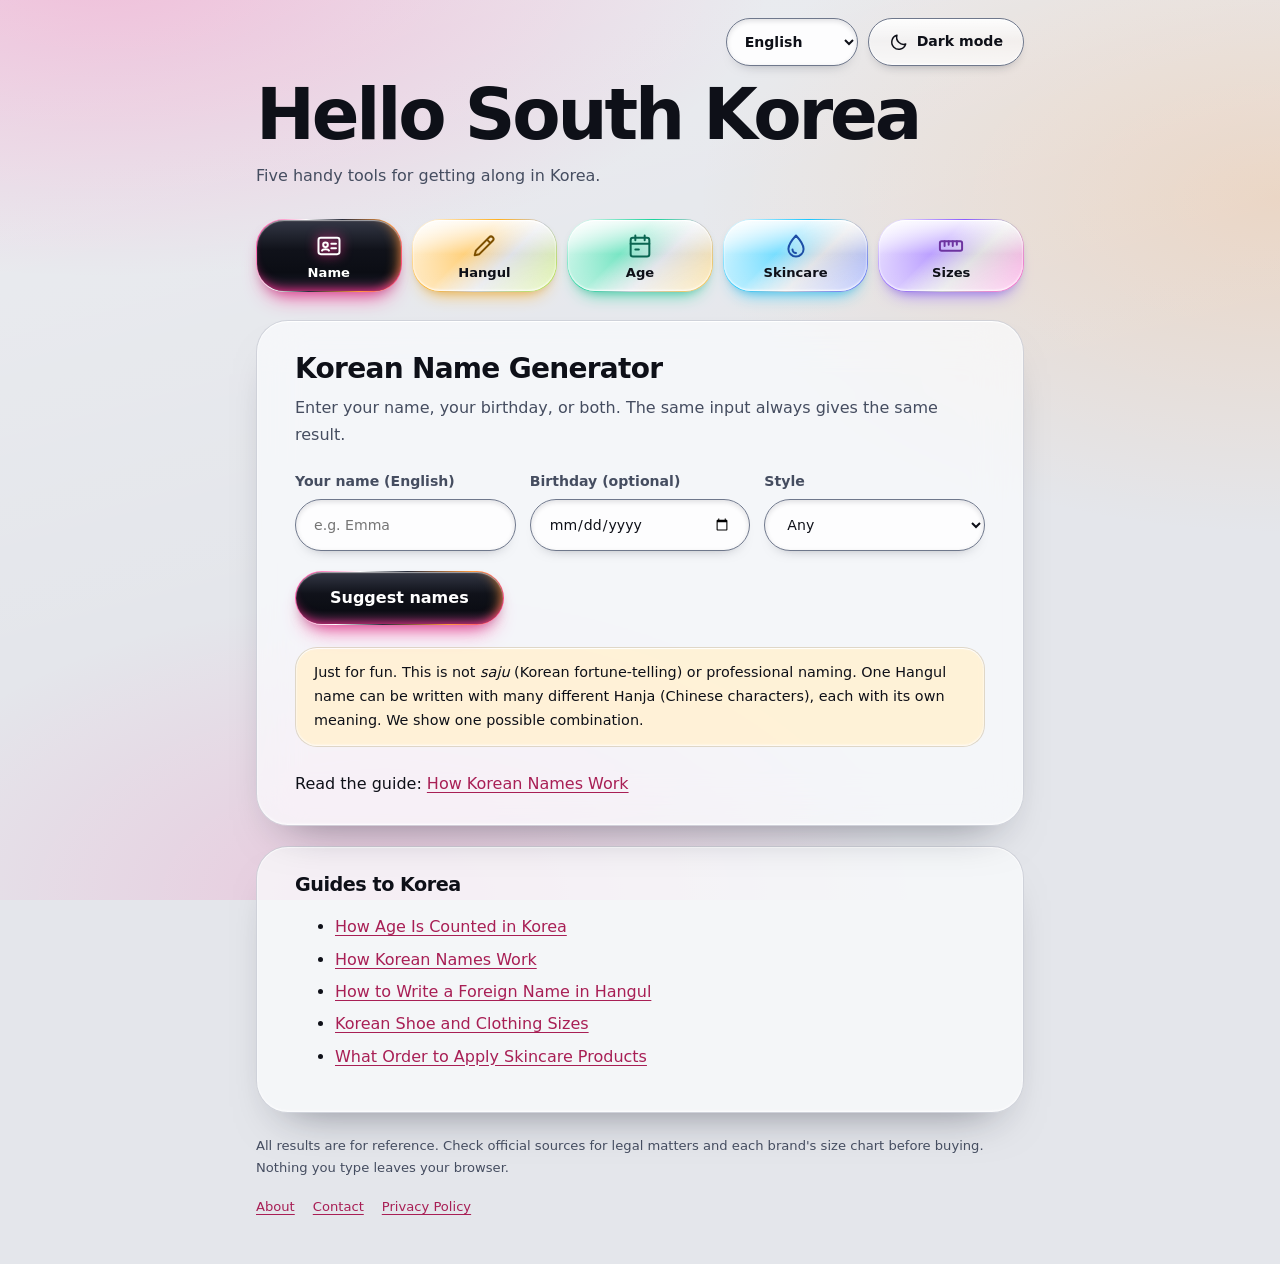
<file: index.html>
<!doctype html>
<html lang="en">
<head>
<meta charset="utf-8">
<meta name="viewport" content="width=device-width, initial-scale=1">
<meta name="google-adsense-account" content="ca-pub-2186124120777719">
<script async src="https://pagead2.googlesyndication.com/pagead/js/adsbygoogle.js?client=ca-pub-2186124120777719"
     crossorigin="anonymous"></script>
<script>
try { const t = localStorage.getItem('theme'); if (t === 'light' || t === 'dark') document.documentElement.dataset.theme = t; } catch {}
</script>
<title>Hello South Korea · Korean name, Hangul, age and size tools</title>
<meta name="description" data-i18n-content="meta.desc" content="Free tools and guides about Korea: Korean name ideas, your name in Hangul, Korean age, skincare order and size conversion.">
<link rel="canonical" href="https://my-project-silky.pages.dev/">
<link rel="icon" href="favicon.svg" type="image/svg+xml">
<link rel="stylesheet" href="css/style.css">
</head>
<body>
<header>
  <div class="topbar"><select id="langSel" aria-label="Language"><option value="en" lang="en">English</option><option value="ko" lang="ko">한국어</option><option value="ja" lang="ja">日本語</option><option value="zh-Hans" lang="zh-Hans">简体中文</option><option value="zh-Hant" lang="zh-Hant">繁體中文</option><option value="es" lang="es">Español</option><option value="fr" lang="fr">Français</option><option value="de" lang="de">Deutsch</option><option value="pt" lang="pt">Português</option><option value="it" lang="it">Italiano</option><option value="ru" lang="ru">Русский</option></select><button type="button" id="themeBtn"><svg class="moon" viewBox="0 0 24 24" fill="none" stroke="currentColor" stroke-width="1.8" stroke-linejoin="round" aria-hidden="true"><path d="M20 14.500A8.500 8.500 0 019.500 4a8.500 8.500 0 1010.500 10.500z"/></svg><svg class="sun" viewBox="0 0 24 24" fill="none" stroke="currentColor" stroke-width="1.8" stroke-linecap="round" aria-hidden="true"><circle cx="12" cy="12" r="4"/><path d="M12 2.500v2M12 19.500v2M2.500 12h2M19.500 12h2M5.300 5.300l1.400 1.400M17.300 17.300l1.400 1.400M5.300 18.700l1.400-1.400M17.300 6.700l1.400-1.400"/></svg><span id="themeLabel">Dark mode</span></button></div>
  <h1 class="hello">Hello South Korea</h1>
  <p class="lead" data-i18n="lead">Five handy tools for getting along in Korea.</p>
  <nav role="tablist" aria-label="Tools" data-i18n-aria="nav.tools">
    <button role="tab" id="tab-name" aria-controls="name" data-tab="name" aria-label="Korean name generator" data-i18n-aria="nav.nameAria"><svg class="glyph" viewBox="0 0 24 24" fill="none" stroke="currentColor" stroke-width="1.7" stroke-linecap="round" stroke-linejoin="round" aria-hidden="true"><rect x="3" y="5" width="18" height="14" rx="2"/><circle cx="9" cy="11" r="2"/><path d="M6 16c.6-1.7 5.4-1.7 6 0M14 10h4M14 14h4"/></svg><span data-i18n="nav.name">Name</span></button>
    <button role="tab" id="tab-hangul" aria-controls="hangul" data-tab="hangul" aria-label="My name in Hangul" data-i18n-aria="nav.hangulAria"><svg class="glyph" viewBox="0 0 24 24" fill="none" stroke="currentColor" stroke-width="1.7" stroke-linecap="round" stroke-linejoin="round" aria-hidden="true"><path d="M4 20l1-4L16.5 4.500a2.100 2.100 0 013 3L8 19l-4 1zM14.500 6.500l3 3"/></svg><span data-i18n="nav.hangul">Hangul</span></button>
    <button role="tab" id="tab-age" aria-controls="age" data-tab="age" aria-label="Korean age calculator" data-i18n-aria="nav.ageAria"><svg class="glyph" viewBox="0 0 24 24" fill="none" stroke="currentColor" stroke-width="1.7" stroke-linecap="round" stroke-linejoin="round" aria-hidden="true"><rect x="4" y="5" width="16" height="16" rx="2"/><path d="M4 10h16M8 3v4M16 3v4M8 15h3"/></svg><span data-i18n="nav.age">Age</span></button>
    <button role="tab" id="tab-skin" aria-controls="skin" data-tab="skin" aria-label="K-beauty routine" data-i18n-aria="nav.skinAria"><svg class="glyph" viewBox="0 0 24 24" fill="none" stroke="currentColor" stroke-width="1.7" stroke-linecap="round" stroke-linejoin="round" aria-hidden="true"><path d="M12 3s6.500 7 6.500 11.500a6.500 6.500 0 01-13 0C5.500 10 12 3 12 3zM9 15a3 3 0 003 3"/></svg><span data-i18n="nav.skin">Skincare</span></button>
    <button role="tab" id="tab-size" aria-controls="size" data-tab="size" aria-label="Size converter" data-i18n-aria="nav.sizeAria"><svg class="glyph" viewBox="0 0 24 24" fill="none" stroke="currentColor" stroke-width="1.7" stroke-linecap="round" stroke-linejoin="round" aria-hidden="true"><rect x="2.500" y="8" width="19" height="8" rx="1.500"/><path d="M6.500 8v4M10 8v3M13.500 8v4M17 8v3"/></svg><span data-i18n="nav.size">Sizes</span></button>
  </nav>
</header>
<main>

<section id="name" role="tabpanel" aria-labelledby="tab-name">
  <h2 data-i18n="name.h2">Korean Name Generator</h2>
  <p class="sub" data-i18n="name.sub">Enter your name, your birthday, or both. The same input always gives the same result.</p>
  <form id="nameForm">
    <div class="row">
      <label><span data-i18n="name.lName">Your name (English)</span><input id="gName" placeholder="e.g. Emma" data-i18n-ph="name.ph" maxlength="40"></label>
      <label><span data-i18n="name.lBirth">Birthday (optional)</span><input id="gBirth" type="date"><span class="datehint" data-i18n="hint.date" hidden>Year - Month - Day</span></label>
      <label><span data-i18n="name.lStyle">Style</span><select id="gStyle"><option value="any" data-i18n="name.any">Any</option><option value="f" data-i18n="name.f">Feminine</option><option value="m" data-i18n="name.m">Masculine</option><option value="u" data-i18n="name.u">Gender-neutral</option></select></label>
    </div>
    <button class="primary" data-i18n="name.btn">Suggest names</button>
  </form>
  <div id="nameOut" aria-live="polite"></div>
  <div class="note" data-i18n="name.note">Just for fun. This is not <i>saju</i> (Korean fortune-telling) or professional naming. One Hangul name can be written with many different Hanja (Chinese characters), each with its own meaning. We show one possible combination.</div>
  <p class="more"><span data-i18n="guide.read">Read the guide:</span> <a href="guides/korean-names.html" data-i18n="g.names">How Korean Names Work</a></p>
</section>

<section id="hangul" role="tabpanel" aria-labelledby="tab-hangul">
  <h2 data-i18n="han.h2">Write My Name in Hangul</h2>
  <p class="sub" data-i18n="han.sub">Hangul follows how a name <b>sounds</b>, not how it is spelled.</p>
  <form id="hanForm">
    <div class="row">
      <label><span data-i18n="han.lName">Name in English letters</span><input id="hName" placeholder="e.g. Michael Johnson" data-i18n-ph="han.ph" maxlength="60"></label>
    </div>
    <button class="primary" data-i18n="han.btn">Convert</button>
  </form>
  <div id="hanOut" aria-live="polite"></div>
  <p class="more"><span data-i18n="guide.read">Read the guide:</span> <a href="guides/name-in-hangul.html" data-i18n="g.hangul">How to Write a Foreign Name in Hangul</a></p>
</section>

<section id="age" role="tabpanel" aria-labelledby="tab-age">
  <h2 data-i18n="age.h2">Korean Age Calculator</h2>
  <p class="sub" data-i18n="age.sub">See all three ways of counting age.</p>
  <div class="row">
    <label><span data-i18n="age.lBirth">Birthday</span><input id="aBirth" type="date"><span class="datehint" data-i18n="hint.date" hidden>Year - Month - Day</span></label>
    <label><span data-i18n="age.lOn">Age on this date</span><input id="aOn" type="date"><span class="datehint" data-i18n="hint.date" hidden>Year - Month - Day</span></label>
  </div>
  <div id="ageOut" aria-live="polite"></div>

  <h3 data-i18n="age.why">Why is this so confusing?</h3>
  <div class="scroll"><table class="wrap">
    <tr><th data-i18n="age.thSystem">System</th><th data-i18n="age.thHow">How it works</th><th data-i18n="age.thWhere">Where you meet it</th></tr>
    <tr><td data-i18n="age.r1a"><b>International</b> (man nai)</td><td data-i18n="age.r1b">0 at birth, +1 on each birthday</td><td data-i18n="age.r1c">Official standard for legal and administrative matters</td></tr>
    <tr><td data-i18n="age.r2a"><b>Year age</b> (yeon nai)</td><td data-i18n="age.r2b">This year − birth year</td><td data-i18n="age.r2c">Some laws: alcohol, tobacco, military service</td></tr>
    <tr><td data-i18n="age.r3a"><b>Traditional</b> (seneun nai)</td><td data-i18n="age.r3b">1 at birth, +1 every January 1</td><td data-i18n="age.r3c">Older custom, still heard in casual talk</td></tr>
  </table></div>
  <details><summary data-i18n="age.q1">Didn't Korea abolish “Korean age”?</summary><p data-i18n="age.a1">On June 28, 2023, a law confirmed international age as the default for legal and administrative matters. It did not ban people from using other counts in daily life, and some laws still use year age.</p></details>
  <details><summary data-i18n="age.q2">When can I buy alcohol or cigarettes?</summary><p data-i18n="age.a2">Under the Youth Protection Act, from January 1 of the year you turn 19. Your birthday does not matter. Shops may ask for ID.</p></details>
  <details><summary data-i18n="age.q3">What about school and the military?</summary><p data-i18n="age.a3">Children normally start elementary school in March of the year after they turn 6. Military service rules (which mainly apply to Korean men) are also organized by birth year.</p></details>
  <details><summary data-i18n="age.q4">Why do Koreans ask how old I am so quickly?</summary><p data-i18n="age.a4">Age affects speech level and what you call each other, such as <i>eonni</i>, <i>oppa</i>, <i>nuna</i> and <i>hyeong</i>. People often ask “What year were you born?” (<i>Myeot nyeonsaeng-ieyo?</i>). Answering with your birth year avoids confusion.</p></details>
  <p class="more"><span data-i18n="guide.read">Read the guide:</span> <a href="guides/korean-age.html" data-i18n="g.age">How Age Is Counted in Korea</a></p>
</section>

<section id="skin" role="tabpanel" aria-labelledby="tab-skin">
  <h2 data-i18n="skin.h2">K-Beauty Routine Builder</h2>
  <p class="sub" data-i18n="skin.sub">Pick what you own and we put it in order. You do <b>not</b> need all of these, and there is no required “10 steps”.</p>
  <div class="row">
    <label><span data-i18n="skin.lTime">Time of day</span><select id="sTime"><option value="am" data-i18n="skin.am">Morning</option><option value="pm" data-i18n="skin.pm">Evening</option></select></label>
    <label><span data-i18n="skin.lType">Skin type</span><select id="sType"><option value="normal" data-i18n="skin.normal">Normal / combination</option><option value="dry" data-i18n="skin.dry">Dry</option><option value="oily" data-i18n="skin.oily">Oily</option><option value="sensitive" data-i18n="skin.sensitive">Sensitive</option></select></label>
  </div>
  <div class="chips" id="sProducts"></div>
  <p><button type="button" id="sBasic" data-i18n="skin.basic">Basics only</button></p>
  <div id="skinOut" aria-live="polite"></div>
  <div class="note" data-i18n="skin.note">General information, not medical advice. The usual guide is thinnest to thickest, but follow each product label. Patch-test new products and add one at a time. If you have a skin condition, are pregnant, or use prescription products, ask a doctor.</div>
  <p class="more"><span data-i18n="guide.read">Read the guide:</span> <a href="guides/skincare-order.html" data-i18n="g.skin">What Order to Apply Skincare Products</a></p>
</section>

<section id="size" role="tabpanel" aria-labelledby="tab-size">
  <h2 data-i18n="size.h2">Korean Size Converter</h2>
  <p class="sub" data-i18n="size.sub">Korean shoe sizes are in millimetres (mm), based on foot length.</p>
  <div class="row">
    <label><span data-i18n="size.lCat">Category</span><select id="zCat"></select></label>
    <label><span data-i18n="size.lSys">I know my size in</span><select id="zSys"></select></label>
    <label><span data-i18n="size.lVal">Size</span><select id="zVal"></select></label>
  </div>
  <div id="sizeOut" aria-live="polite"></div>
  <div class="scroll"><table id="sizeTable"></table></div>
  <div class="note" id="sizeNote"></div>
  <p class="more"><span data-i18n="guide.read">Read the guide:</span> <a href="guides/korean-sizes.html" data-i18n="g.sizes">Korean Shoe and Clothing Sizes</a></p>
</section>
<aside class="sheet">
  <h2 data-i18n="guides.h2">Guides to Korea</h2>
  <ul><li><a href="guides/korean-age.html" data-i18n="g.age">How Age Is Counted in Korea</a></li><li><a href="guides/korean-names.html" data-i18n="g.names">How Korean Names Work</a></li><li><a href="guides/name-in-hangul.html" data-i18n="g.hangul">How to Write a Foreign Name in Hangul</a></li><li><a href="guides/korean-sizes.html" data-i18n="g.sizes">Korean Shoe and Clothing Sizes</a></li><li><a href="guides/skincare-order.html" data-i18n="g.skin">What Order to Apply Skincare Products</a></li></ul>
</aside>

</main>
<footer>
  <span data-i18n="footer.text">All results are for reference. Check official sources for legal matters and each brand's size chart before buying. Nothing you type leaves your browser.</span>
  <nav aria-label="Site"><ul class="sitelinks"><li><a href="about.html" data-i18n="footer.about">About</a></li><li><a href="contact.html" data-i18n="footer.contact">Contact</a></li><li><a href="privacy.html" data-i18n="footer.privacy">Privacy Policy</a></li></ul></nav>
</footer>

<script src="js/common.js"></script>
<script>const I18N = {};</script>
<script src="js/lang/en.js"></script>
<script src="js/i18n.js"></script>
<script src="js/hangul.js"></script>
<script src="js/names.js"></script>
<script src="js/age.js"></script>
<script src="js/skin.js"></script>
<script src="js/size.js"></script>
<script src="js/theme.js"></script>
<script src="js/tabs.js"></script>
<script>startLang();</script>
</body>
</html>
</file>
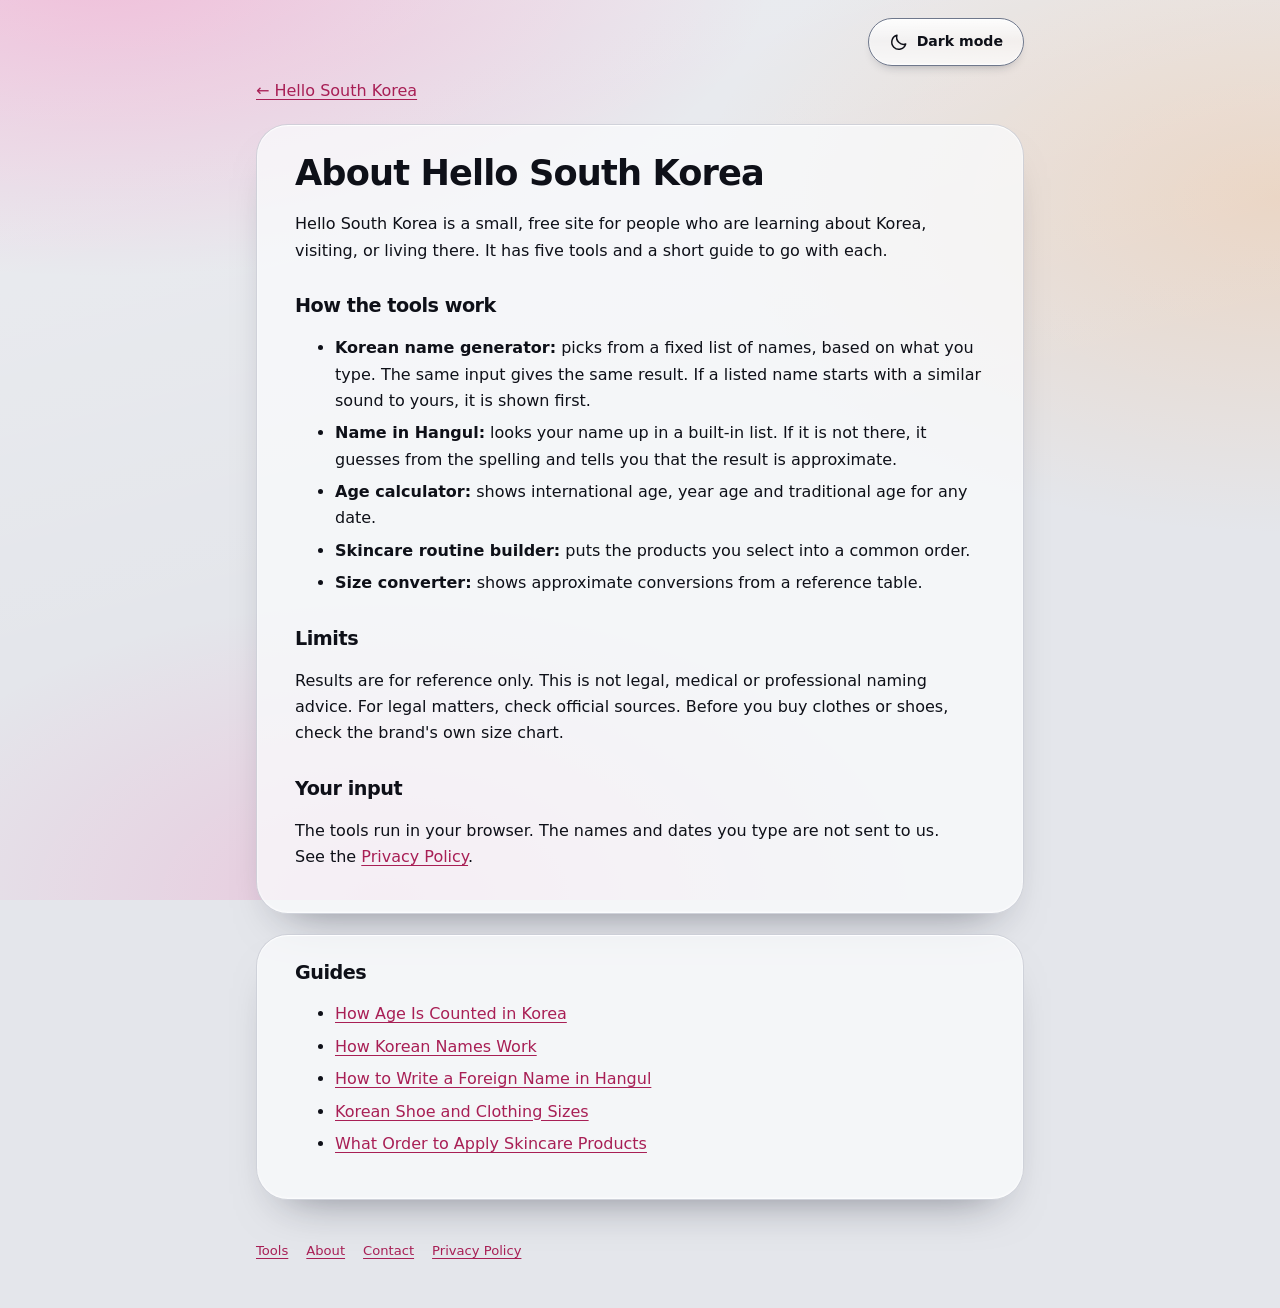
<file: about.html>
<!doctype html>
<html lang="en">
<head>
<meta charset="utf-8">
<meta name="viewport" content="width=device-width, initial-scale=1">
<script>
try { const t = localStorage.getItem('theme'); if (t === 'light' || t === 'dark') document.documentElement.dataset.theme = t; } catch {}
</script>
<title>About Hello South Korea · Hello South Korea</title>
<meta name="description" content="What Hello South Korea is, how its five tools work, and what their limits are.">
<link rel="canonical" href="https://my-project-silky.pages.dev/about">
<link rel="icon" href="favicon.svg" type="image/svg+xml">
<link rel="stylesheet" href="css/style.css">
</head>
<body>
<header>
  <div class="topbar"><button type="button" id="themeBtn"><svg class="moon" viewBox="0 0 24 24" fill="none" stroke="currentColor" stroke-width="1.8" stroke-linejoin="round" aria-hidden="true"><path d="M20 14.500A8.500 8.500 0 019.500 4a8.500 8.500 0 1010.500 10.500z"/></svg><svg class="sun" viewBox="0 0 24 24" fill="none" stroke="currentColor" stroke-width="1.8" stroke-linecap="round" aria-hidden="true"><circle cx="12" cy="12" r="4"/><path d="M12 2.500v2M12 19.500v2M2.500 12h2M19.500 12h2M5.300 5.300l1.400 1.400M17.300 17.300l1.400 1.400M5.300 18.700l1.400-1.400M17.300 6.700l1.400-1.400"/></svg><span id="themeLabel">Dark mode</span></button></div>
  <p class="crumb"><a href="index.html">← Hello South Korea</a></p>
</header>
<main>
<article class="sheet">
<h1>About Hello South Korea</h1>
<p>Hello South Korea is a small, free site for people who are learning about Korea, visiting, or living there. It has five tools and a short guide to go with each.</p>
<h2>How the tools work</h2>
<ul>
<li><b>Korean name generator:</b> picks from a fixed list of names, based on what you type. The same input gives the same result. If a listed name starts with a similar sound to yours, it is shown first.</li>
<li><b>Name in Hangul:</b> looks your name up in a built-in list. If it is not there, it guesses from the spelling and tells you that the result is approximate.</li>
<li><b>Age calculator:</b> shows international age, year age and traditional age for any date.</li>
<li><b>Skincare routine builder:</b> puts the products you select into a common order.</li>
<li><b>Size converter:</b> shows approximate conversions from a reference table.</li>
</ul>
<h2>Limits</h2>
<p>Results are for reference only. This is not legal, medical or professional naming advice. For legal matters, check official sources. Before you buy clothes or shoes, check the brand's own size chart.</p>
<h2>Your input</h2>
<p>The tools run in your browser. The names and dates you type are not sent to us. See the <a href="privacy.html">Privacy Policy</a>.</p>
</article>
<aside class="sheet">
<h2>Guides</h2>
<ul><li><a href="guides/korean-age.html">How Age Is Counted in Korea</a></li><li><a href="guides/korean-names.html">How Korean Names Work</a></li><li><a href="guides/name-in-hangul.html">How to Write a Foreign Name in Hangul</a></li><li><a href="guides/korean-sizes.html">Korean Shoe and Clothing Sizes</a></li><li><a href="guides/skincare-order.html">What Order to Apply Skincare Products</a></li></ul>
</aside>
</main>
<footer>
  <nav aria-label="Site"><ul class="sitelinks"><li><a href="index.html">Tools</a></li><li><a href="about.html">About</a></li><li><a href="contact.html">Contact</a></li><li><a href="privacy.html">Privacy Policy</a></li></ul></nav>
</footer>
<script src="js/common.js"></script>
<script src="js/theme.js"></script>
</body>
</html>
</file>
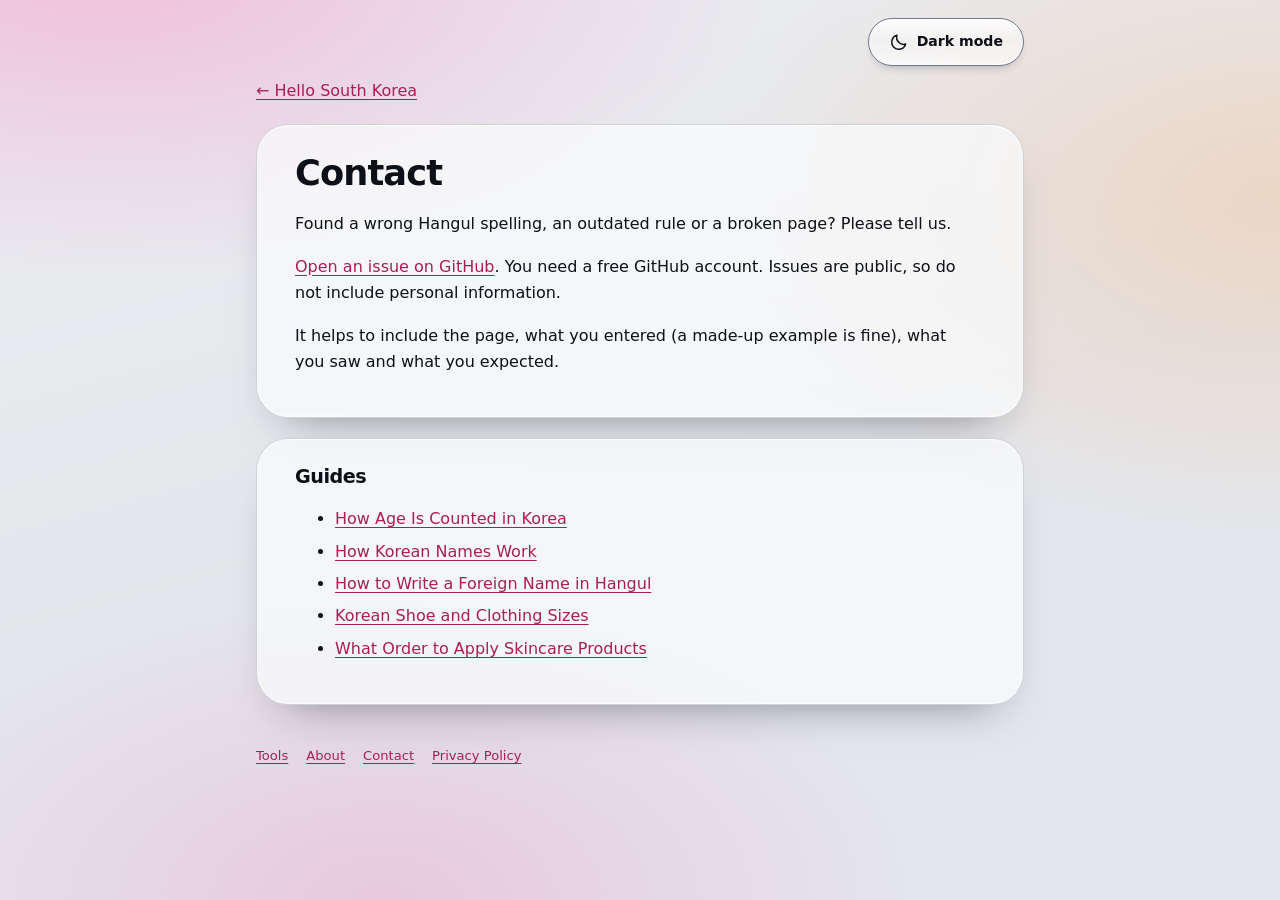
<file: contact.html>
<!doctype html>
<html lang="en">
<head>
<meta charset="utf-8">
<meta name="viewport" content="width=device-width, initial-scale=1">
<script>
try { const t = localStorage.getItem('theme'); if (t === 'light' || t === 'dark') document.documentElement.dataset.theme = t; } catch {}
</script>
<title>Contact · Hello South Korea</title>
<meta name="description" content="How to report a mistake or send a suggestion to Hello South Korea.">
<link rel="canonical" href="https://my-project-silky.pages.dev/contact">
<link rel="icon" href="favicon.svg" type="image/svg+xml">
<link rel="stylesheet" href="css/style.css">
</head>
<body>
<header>
  <div class="topbar"><button type="button" id="themeBtn"><svg class="moon" viewBox="0 0 24 24" fill="none" stroke="currentColor" stroke-width="1.8" stroke-linejoin="round" aria-hidden="true"><path d="M20 14.500A8.500 8.500 0 019.500 4a8.500 8.500 0 1010.500 10.500z"/></svg><svg class="sun" viewBox="0 0 24 24" fill="none" stroke="currentColor" stroke-width="1.8" stroke-linecap="round" aria-hidden="true"><circle cx="12" cy="12" r="4"/><path d="M12 2.500v2M12 19.500v2M2.500 12h2M19.500 12h2M5.300 5.300l1.400 1.400M17.300 17.300l1.400 1.400M5.300 18.700l1.400-1.400M17.300 6.700l1.400-1.400"/></svg><span id="themeLabel">Dark mode</span></button></div>
  <p class="crumb"><a href="index.html">← Hello South Korea</a></p>
</header>
<main>
<article class="sheet">
<h1>Contact</h1>
<p>Found a wrong Hangul spelling, an outdated rule or a broken page? Please tell us.</p>
<p><a href="https://github.com/kkdimux-cyber/my-project-silky/issues">Open an issue on GitHub</a>. You need a free GitHub account. Issues are public, so do not include personal information.</p>
<p>It helps to include the page, what you entered (a made-up example is fine), what you saw and what you expected.</p>
</article>
<aside class="sheet">
<h2>Guides</h2>
<ul><li><a href="guides/korean-age.html">How Age Is Counted in Korea</a></li><li><a href="guides/korean-names.html">How Korean Names Work</a></li><li><a href="guides/name-in-hangul.html">How to Write a Foreign Name in Hangul</a></li><li><a href="guides/korean-sizes.html">Korean Shoe and Clothing Sizes</a></li><li><a href="guides/skincare-order.html">What Order to Apply Skincare Products</a></li></ul>
</aside>
</main>
<footer>
  <nav aria-label="Site"><ul class="sitelinks"><li><a href="index.html">Tools</a></li><li><a href="about.html">About</a></li><li><a href="contact.html">Contact</a></li><li><a href="privacy.html">Privacy Policy</a></li></ul></nav>
</footer>
<script src="js/common.js"></script>
<script src="js/theme.js"></script>
</body>
</html>
</file>
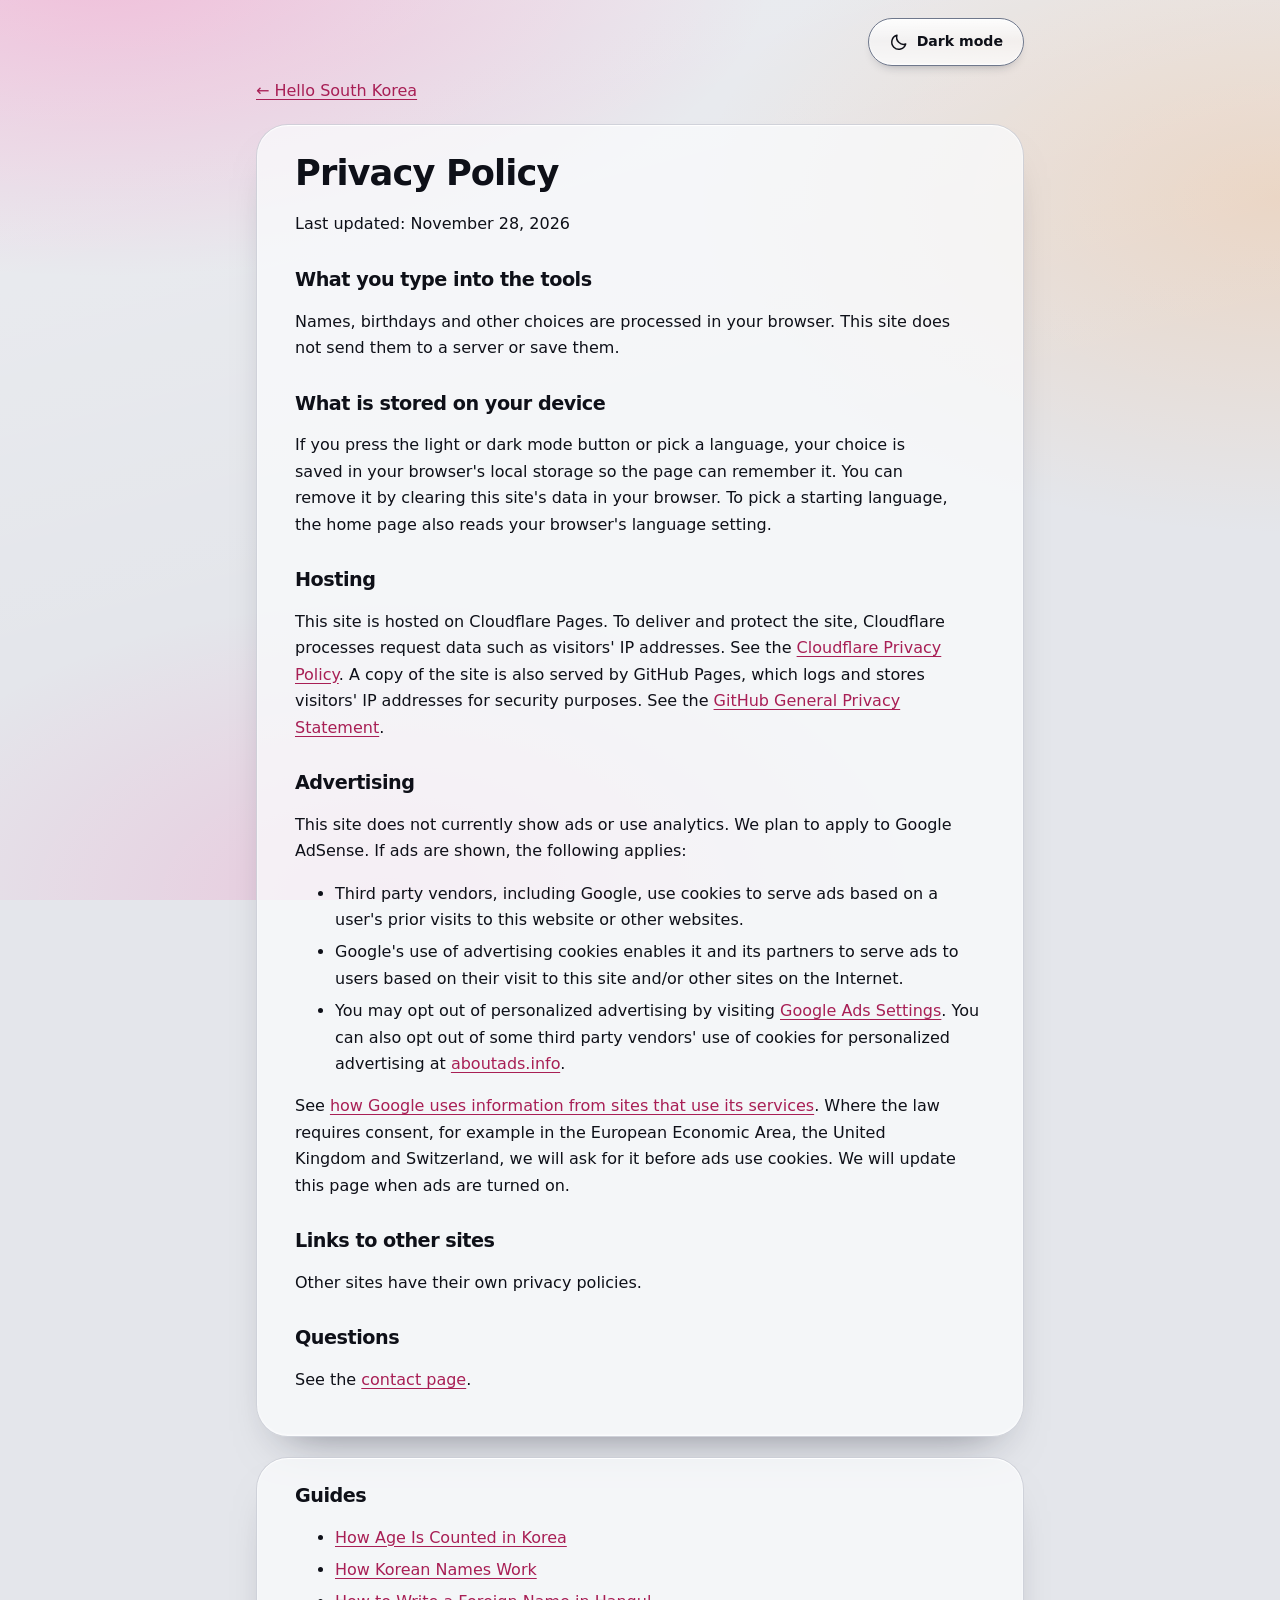
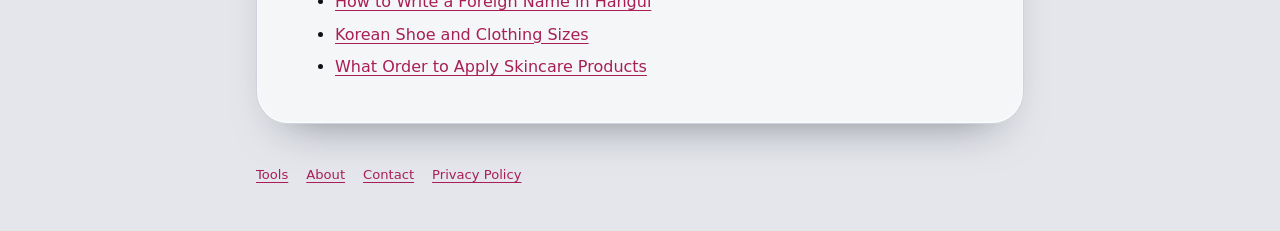
<file: privacy.html>
<!doctype html>
<html lang="en">
<head>
<meta charset="utf-8">
<meta name="viewport" content="width=device-width, initial-scale=1">
<script>
try { const t = localStorage.getItem('theme'); if (t === 'light' || t === 'dark') document.documentElement.dataset.theme = t; } catch {}
</script>
<title>Privacy Policy · Hello South Korea</title>
<meta name="description" content="What information Hello South Korea stores or receives, and how advertising cookies would work.">
<link rel="canonical" href="https://my-project-silky.pages.dev/privacy">
<link rel="icon" href="favicon.svg" type="image/svg+xml">
<link rel="stylesheet" href="css/style.css">
</head>
<body>
<header>
  <div class="topbar"><button type="button" id="themeBtn"><svg class="moon" viewBox="0 0 24 24" fill="none" stroke="currentColor" stroke-width="1.8" stroke-linejoin="round" aria-hidden="true"><path d="M20 14.500A8.500 8.500 0 019.500 4a8.500 8.500 0 1010.500 10.500z"/></svg><svg class="sun" viewBox="0 0 24 24" fill="none" stroke="currentColor" stroke-width="1.8" stroke-linecap="round" aria-hidden="true"><circle cx="12" cy="12" r="4"/><path d="M12 2.500v2M12 19.500v2M2.500 12h2M19.500 12h2M5.300 5.300l1.400 1.400M17.300 17.300l1.400 1.400M5.300 18.700l1.400-1.400M17.300 6.700l1.400-1.400"/></svg><span id="themeLabel">Dark mode</span></button></div>
  <p class="crumb"><a href="index.html">← Hello South Korea</a></p>
</header>
<main>
<article class="sheet">
<h1>Privacy Policy</h1>
<p>Last updated: November 28, 2026</p>
<h2>What you type into the tools</h2>
<p>Names, birthdays and other choices are processed in your browser. This site does not send them to a server or save them.</p>
<h2>What is stored on your device</h2>
<p>If you press the light or dark mode button or pick a language, your choice is saved in your browser's local storage so the page can remember it. You can remove it by clearing this site's data in your browser. To pick a starting language, the home page also reads your browser's language setting.</p>
<h2>Hosting</h2>
<p>This site is hosted on Cloudflare Pages. To deliver and protect the site, Cloudflare processes request data such as visitors' IP addresses. See the <a href="https://www.cloudflare.com/privacypolicy/">Cloudflare Privacy Policy</a>. A copy of the site is also served by GitHub Pages, which logs and stores visitors' IP addresses for security purposes. See the <a href="https://docs.github.com/en/site-policy/privacy-policies/github-general-privacy-statement">GitHub General Privacy Statement</a>.</p>
<h2>Advertising</h2>
<p>This site does not currently show ads or use analytics. We plan to apply to Google AdSense. If ads are shown, the following applies:</p>
<ul>
<li>Third party vendors, including Google, use cookies to serve ads based on a user's prior visits to this website or other websites.</li>
<li>Google's use of advertising cookies enables it and its partners to serve ads to users based on their visit to this site and/or other sites on the Internet.</li>
<li>You may opt out of personalized advertising by visiting <a href="https://adssettings.google.com/">Google Ads Settings</a>. You can also opt out of some third party vendors' use of cookies for personalized advertising at <a href="https://www.aboutads.info/">aboutads.info</a>.</li>
</ul>
<p>See <a href="https://policies.google.com/technologies/partner-sites">how Google uses information from sites that use its services</a>. Where the law requires consent, for example in the European Economic Area, the United Kingdom and Switzerland, we will ask for it before ads use cookies. We will update this page when ads are turned on.</p>
<h2>Links to other sites</h2>
<p>Other sites have their own privacy policies.</p>
<h2>Questions</h2>
<p>See the <a href="contact.html">contact page</a>.</p>
</article>
<aside class="sheet">
<h2>Guides</h2>
<ul><li><a href="guides/korean-age.html">How Age Is Counted in Korea</a></li><li><a href="guides/korean-names.html">How Korean Names Work</a></li><li><a href="guides/name-in-hangul.html">How to Write a Foreign Name in Hangul</a></li><li><a href="guides/korean-sizes.html">Korean Shoe and Clothing Sizes</a></li><li><a href="guides/skincare-order.html">What Order to Apply Skincare Products</a></li></ul>
</aside>
</main>
<footer>
  <nav aria-label="Site"><ul class="sitelinks"><li><a href="index.html">Tools</a></li><li><a href="about.html">About</a></li><li><a href="contact.html">Contact</a></li><li><a href="privacy.html">Privacy Policy</a></li></ul></nav>
</footer>
<script src="js/common.js"></script>
<script src="js/theme.js"></script>
</body>
</html>
</file>
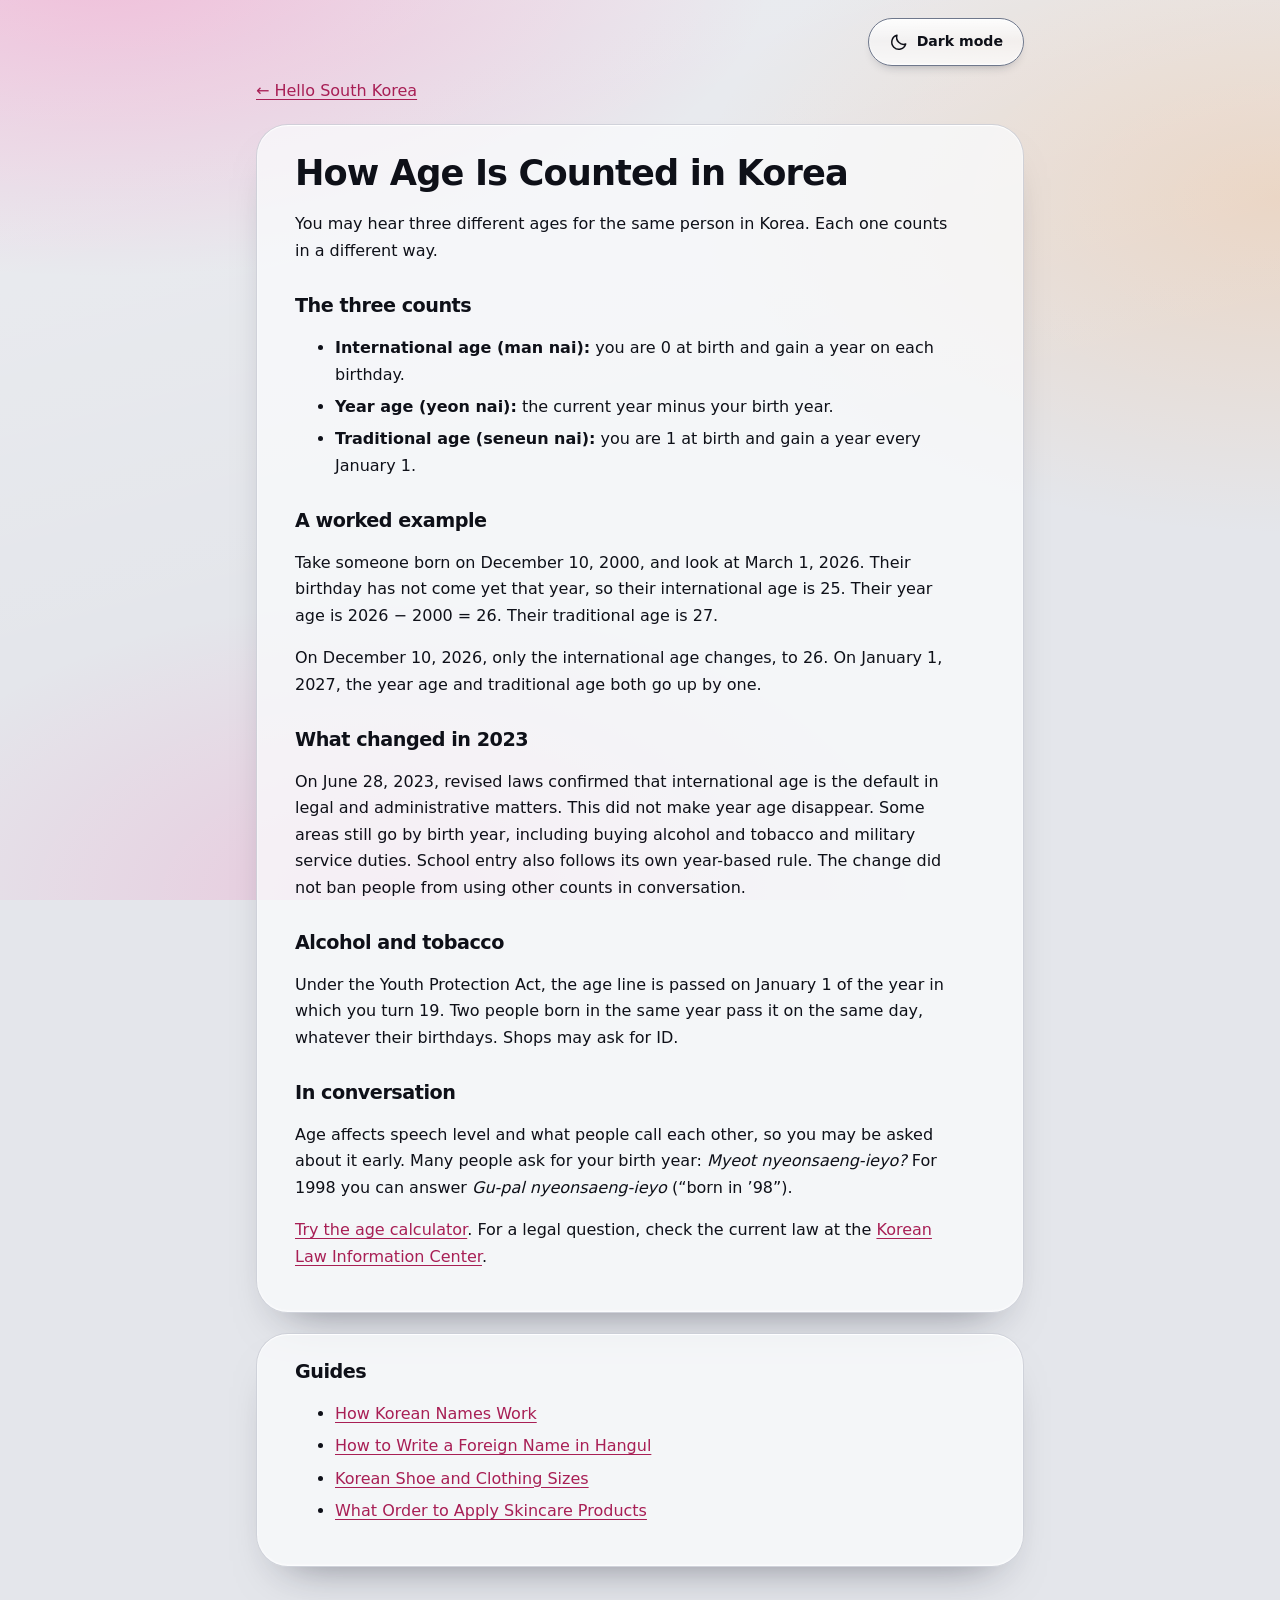
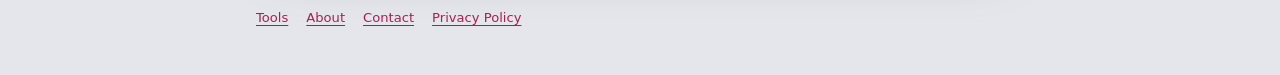
<file: guides/korean-age.html>
<!doctype html>
<html lang="en">
<head>
<meta charset="utf-8">
<meta name="viewport" content="width=device-width, initial-scale=1">
<script>
try { const t = localStorage.getItem('theme'); if (t === 'light' || t === 'dark') document.documentElement.dataset.theme = t; } catch {}
</script>
<title>How Age Is Counted in Korea · Hello South Korea</title>
<meta name="description" content="International age, year age and the traditional Korean age explained, with a worked example and what changed in 2023.">
<link rel="canonical" href="https://my-project-silky.pages.dev/guides/korean-age">
<link rel="icon" href="../favicon.svg" type="image/svg+xml">
<link rel="stylesheet" href="../css/style.css">
</head>
<body>
<header>
  <div class="topbar"><button type="button" id="themeBtn"><svg class="moon" viewBox="0 0 24 24" fill="none" stroke="currentColor" stroke-width="1.8" stroke-linejoin="round" aria-hidden="true"><path d="M20 14.500A8.500 8.500 0 019.500 4a8.500 8.500 0 1010.500 10.500z"/></svg><svg class="sun" viewBox="0 0 24 24" fill="none" stroke="currentColor" stroke-width="1.8" stroke-linecap="round" aria-hidden="true"><circle cx="12" cy="12" r="4"/><path d="M12 2.500v2M12 19.500v2M2.500 12h2M19.500 12h2M5.300 5.300l1.400 1.400M17.300 17.300l1.400 1.400M5.300 18.700l1.400-1.400M17.300 6.700l1.400-1.400"/></svg><span id="themeLabel">Dark mode</span></button></div>
  <p class="crumb"><a href="../index.html">← Hello South Korea</a></p>
</header>
<main>
<article class="sheet">
<h1>How Age Is Counted in Korea</h1>
<p>You may hear three different ages for the same person in Korea. Each one counts in a different way.</p>
<h2>The three counts</h2>
<ul>
<li><b>International age (man nai):</b> you are 0 at birth and gain a year on each birthday.</li>
<li><b>Year age (yeon nai):</b> the current year minus your birth year.</li>
<li><b>Traditional age (seneun nai):</b> you are 1 at birth and gain a year every January 1.</li>
</ul>
<h2>A worked example</h2>
<p>Take someone born on December 10, 2000, and look at March 1, 2026. Their birthday has not come yet that year, so their international age is 25. Their year age is 2026 − 2000 = 26. Their traditional age is 27.</p>
<p>On December 10, 2026, only the international age changes, to 26. On January 1, 2027, the year age and traditional age both go up by one.</p>
<h2>What changed in 2023</h2>
<p>On June 28, 2023, revised laws confirmed that international age is the default in legal and administrative matters. This did not make year age disappear. Some areas still go by birth year, including buying alcohol and tobacco and military service duties. School entry also follows its own year-based rule. The change did not ban people from using other counts in conversation.</p>
<h2>Alcohol and tobacco</h2>
<p>Under the Youth Protection Act, the age line is passed on January 1 of the year in which you turn 19. Two people born in the same year pass it on the same day, whatever their birthdays. Shops may ask for ID.</p>
<h2>In conversation</h2>
<p>Age affects speech level and what people call each other, so you may be asked about it early. Many people ask for your birth year: <i>Myeot nyeonsaeng-ieyo?</i> For 1998 you can answer <i>Gu-pal nyeonsaeng-ieyo</i> (“born in ’98”).</p>
<p><a href="../index.html#age">Try the age calculator</a>. For a legal question, check the current law at the <a href="https://www.law.go.kr/">Korean Law Information Center</a>.</p>
</article>
<aside class="sheet">
<h2>Guides</h2>
<ul><li><a href="../guides/korean-names.html">How Korean Names Work</a></li><li><a href="../guides/name-in-hangul.html">How to Write a Foreign Name in Hangul</a></li><li><a href="../guides/korean-sizes.html">Korean Shoe and Clothing Sizes</a></li><li><a href="../guides/skincare-order.html">What Order to Apply Skincare Products</a></li></ul>
</aside>
</main>
<footer>
  <nav aria-label="Site"><ul class="sitelinks"><li><a href="../index.html">Tools</a></li><li><a href="../about.html">About</a></li><li><a href="../contact.html">Contact</a></li><li><a href="../privacy.html">Privacy Policy</a></li></ul></nav>
</footer>
<script src="../js/common.js"></script>
<script src="../js/theme.js"></script>
</body>
</html>
</file>
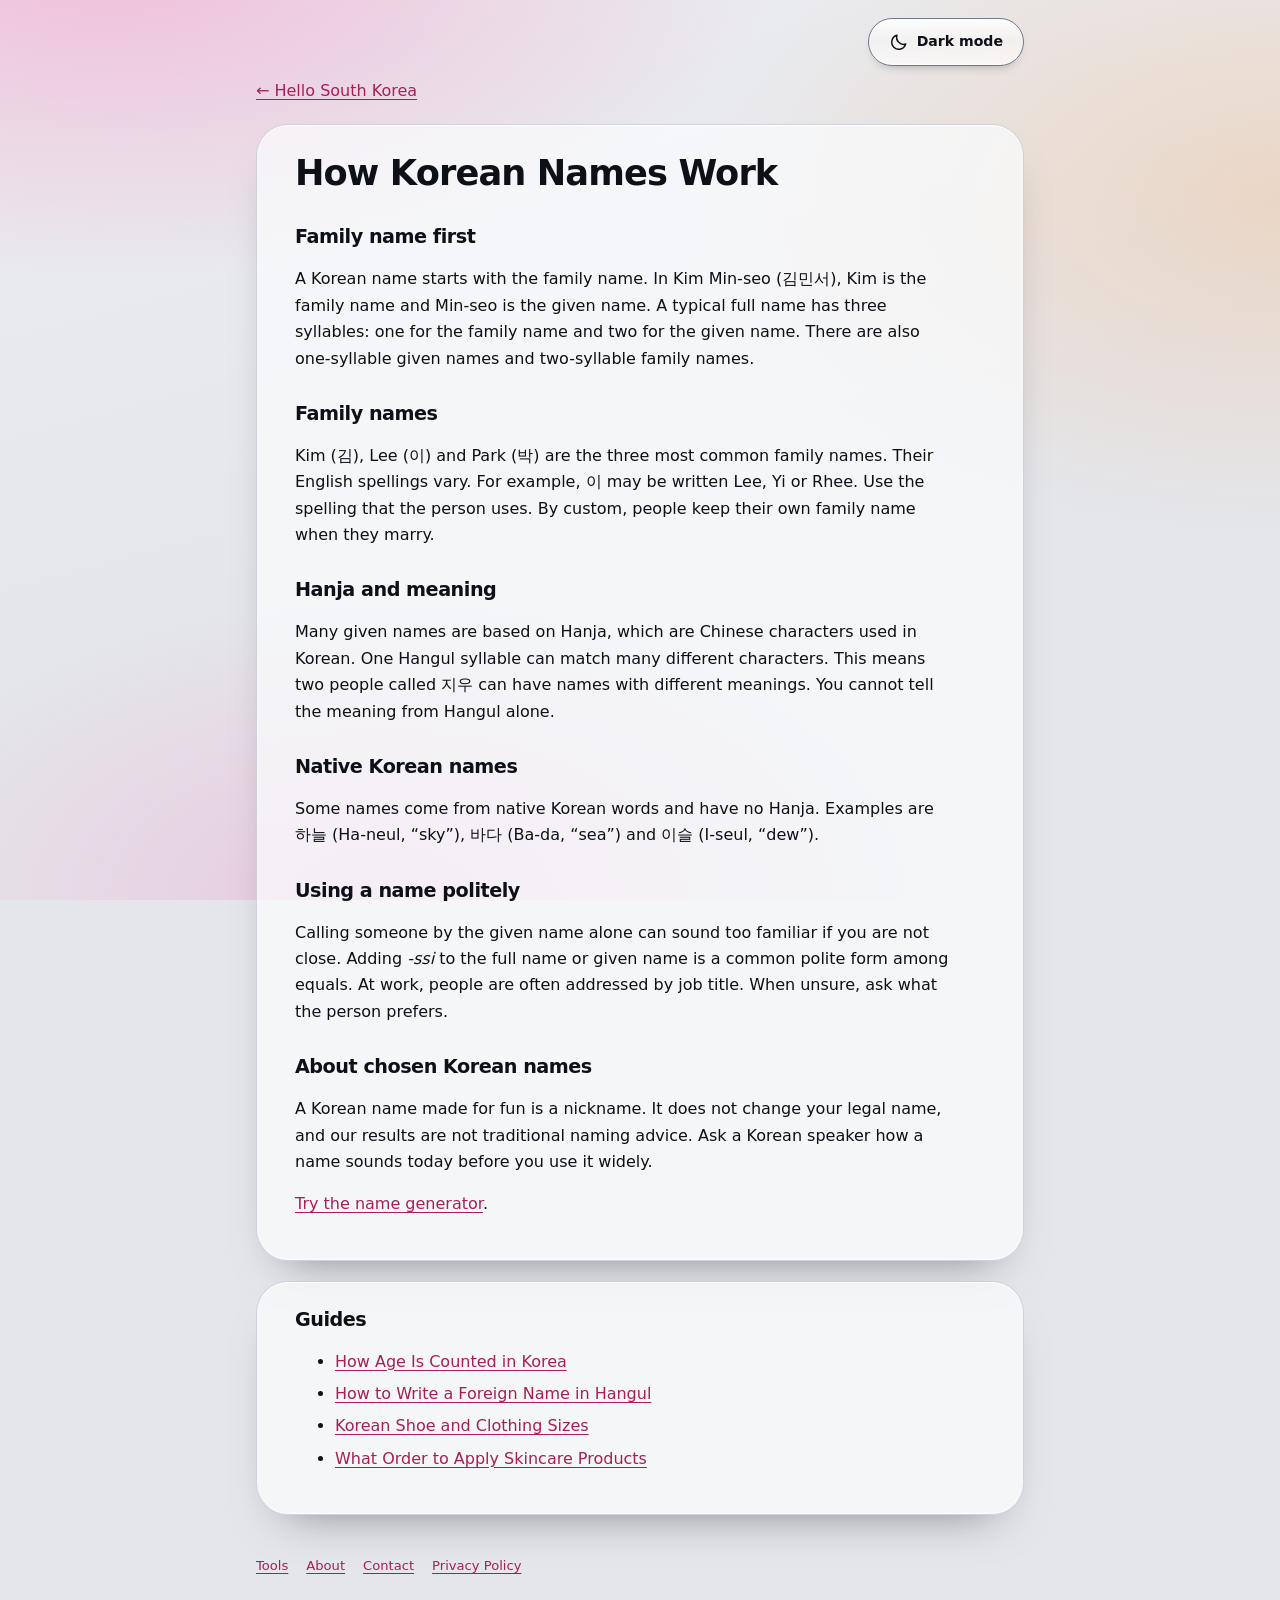
<file: guides/korean-names.html>
<!doctype html>
<html lang="en">
<head>
<meta charset="utf-8">
<meta name="viewport" content="width=device-width, initial-scale=1">
<script>
try { const t = localStorage.getItem('theme'); if (t === 'light' || t === 'dark') document.documentElement.dataset.theme = t; } catch {}
</script>
<title>How Korean Names Work · Hello South Korea</title>
<meta name="description" content="The order of Korean names, common family names, Hanja meanings and native Korean given names.">
<link rel="canonical" href="https://my-project-silky.pages.dev/guides/korean-names">
<link rel="icon" href="../favicon.svg" type="image/svg+xml">
<link rel="stylesheet" href="../css/style.css">
</head>
<body>
<header>
  <div class="topbar"><button type="button" id="themeBtn"><svg class="moon" viewBox="0 0 24 24" fill="none" stroke="currentColor" stroke-width="1.8" stroke-linejoin="round" aria-hidden="true"><path d="M20 14.500A8.500 8.500 0 019.500 4a8.500 8.500 0 1010.500 10.500z"/></svg><svg class="sun" viewBox="0 0 24 24" fill="none" stroke="currentColor" stroke-width="1.8" stroke-linecap="round" aria-hidden="true"><circle cx="12" cy="12" r="4"/><path d="M12 2.500v2M12 19.500v2M2.500 12h2M19.500 12h2M5.300 5.300l1.400 1.400M17.300 17.300l1.400 1.400M5.300 18.700l1.400-1.400M17.300 6.700l1.400-1.400"/></svg><span id="themeLabel">Dark mode</span></button></div>
  <p class="crumb"><a href="../index.html">← Hello South Korea</a></p>
</header>
<main>
<article class="sheet">
<h1>How Korean Names Work</h1>
<h2>Family name first</h2>
<p>A Korean name starts with the family name. In Kim Min-seo (김민서), Kim is the family name and Min-seo is the given name. A typical full name has three syllables: one for the family name and two for the given name. There are also one-syllable given names and two-syllable family names.</p>
<h2>Family names</h2>
<p>Kim (김), Lee (이) and Park (박) are the three most common family names. Their English spellings vary. For example, 이 may be written Lee, Yi or Rhee. Use the spelling that the person uses. By custom, people keep their own family name when they marry.</p>
<h2>Hanja and meaning</h2>
<p>Many given names are based on Hanja, which are Chinese characters used in Korean. One Hangul syllable can match many different characters. This means two people called 지우 can have names with different meanings. You cannot tell the meaning from Hangul alone.</p>
<h2>Native Korean names</h2>
<p>Some names come from native Korean words and have no Hanja. Examples are 하늘 (Ha-neul, “sky”), 바다 (Ba-da, “sea”) and 이슬 (I-seul, “dew”).</p>
<h2>Using a name politely</h2>
<p>Calling someone by the given name alone can sound too familiar if you are not close. Adding <i>-ssi</i> to the full name or given name is a common polite form among equals. At work, people are often addressed by job title. When unsure, ask what the person prefers.</p>
<h2>About chosen Korean names</h2>
<p>A Korean name made for fun is a nickname. It does not change your legal name, and our results are not traditional naming advice. Ask a Korean speaker how a name sounds today before you use it widely.</p>
<p><a href="../index.html#name">Try the name generator</a>.</p>
</article>
<aside class="sheet">
<h2>Guides</h2>
<ul><li><a href="../guides/korean-age.html">How Age Is Counted in Korea</a></li><li><a href="../guides/name-in-hangul.html">How to Write a Foreign Name in Hangul</a></li><li><a href="../guides/korean-sizes.html">Korean Shoe and Clothing Sizes</a></li><li><a href="../guides/skincare-order.html">What Order to Apply Skincare Products</a></li></ul>
</aside>
</main>
<footer>
  <nav aria-label="Site"><ul class="sitelinks"><li><a href="../index.html">Tools</a></li><li><a href="../about.html">About</a></li><li><a href="../contact.html">Contact</a></li><li><a href="../privacy.html">Privacy Policy</a></li></ul></nav>
</footer>
<script src="../js/common.js"></script>
<script src="../js/theme.js"></script>
</body>
</html>
</file>
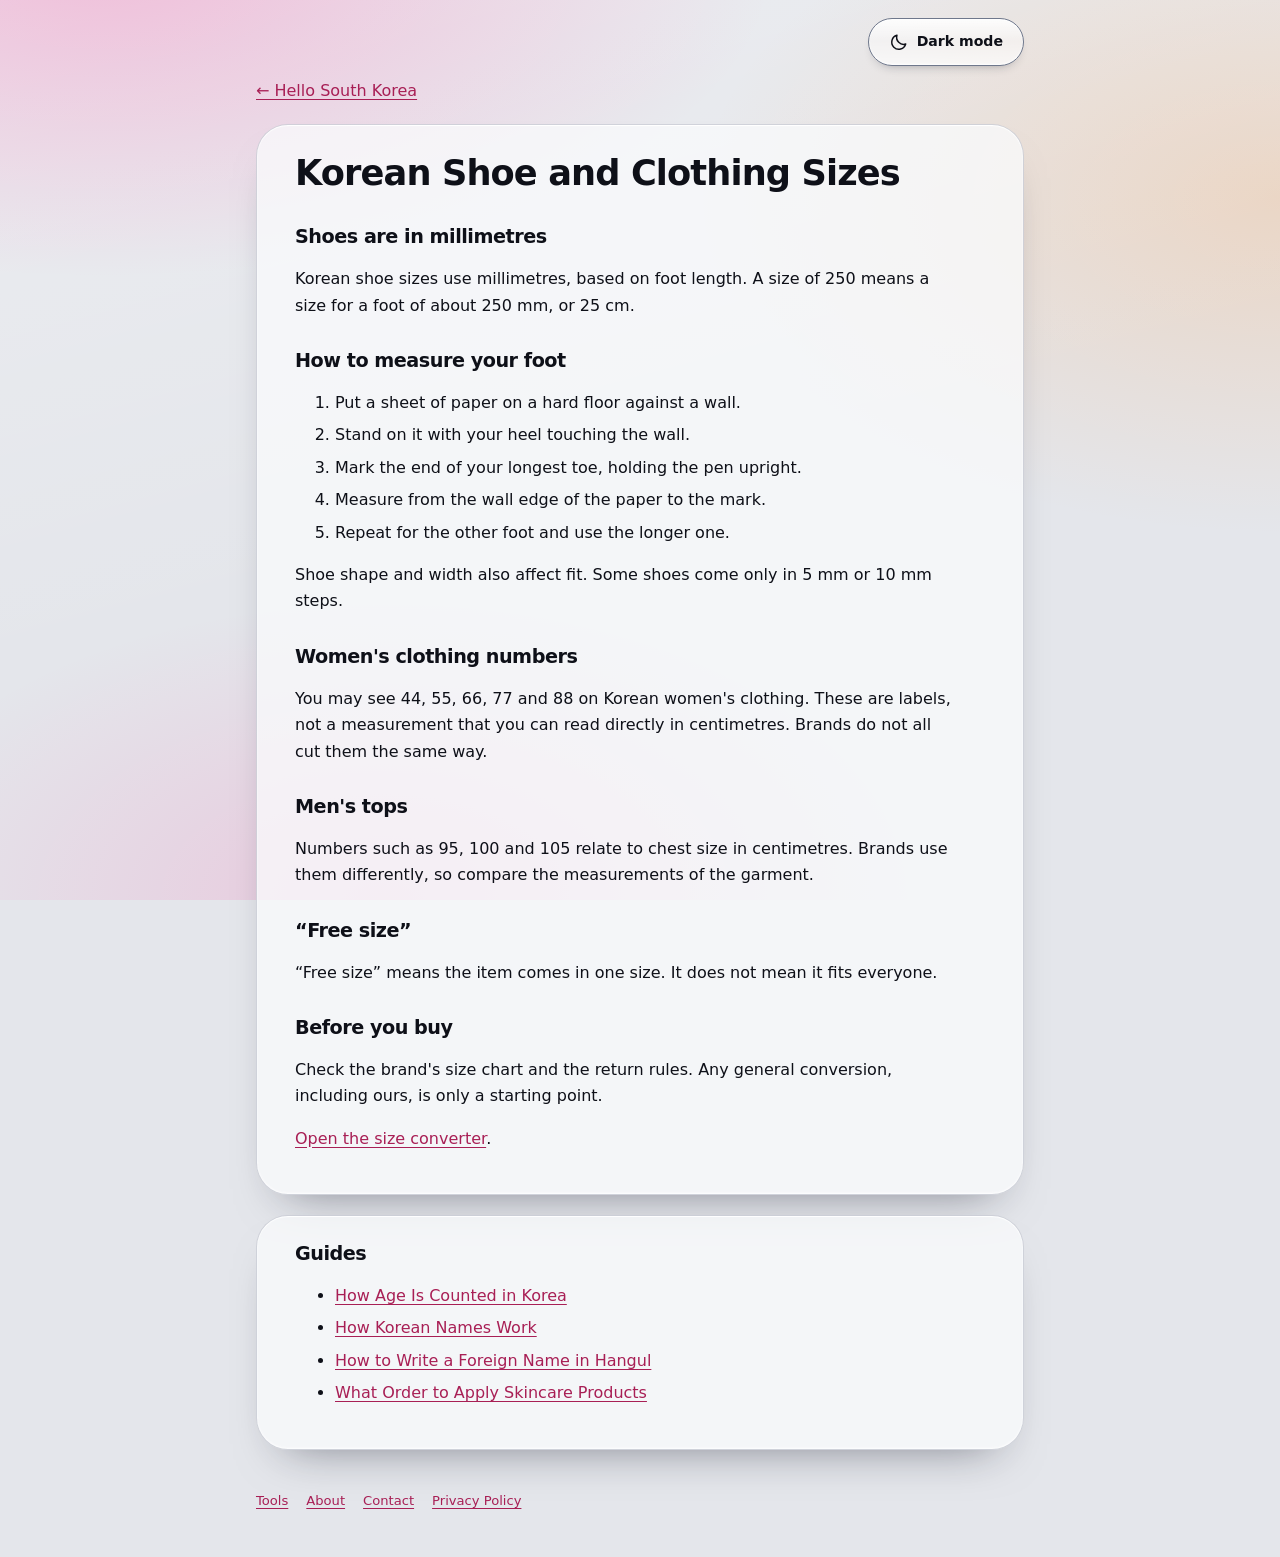
<file: guides/korean-sizes.html>
<!doctype html>
<html lang="en">
<head>
<meta charset="utf-8">
<meta name="viewport" content="width=device-width, initial-scale=1">
<script>
try { const t = localStorage.getItem('theme'); if (t === 'light' || t === 'dark') document.documentElement.dataset.theme = t; } catch {}
</script>
<title>Korean Shoe and Clothing Sizes · Hello South Korea</title>
<meta name="description" content="How to measure your foot for Korean shoe sizes in millimetres, and how to read Korean clothing size numbers.">
<link rel="canonical" href="https://my-project-silky.pages.dev/guides/korean-sizes">
<link rel="icon" href="../favicon.svg" type="image/svg+xml">
<link rel="stylesheet" href="../css/style.css">
</head>
<body>
<header>
  <div class="topbar"><button type="button" id="themeBtn"><svg class="moon" viewBox="0 0 24 24" fill="none" stroke="currentColor" stroke-width="1.8" stroke-linejoin="round" aria-hidden="true"><path d="M20 14.500A8.500 8.500 0 019.500 4a8.500 8.500 0 1010.500 10.500z"/></svg><svg class="sun" viewBox="0 0 24 24" fill="none" stroke="currentColor" stroke-width="1.8" stroke-linecap="round" aria-hidden="true"><circle cx="12" cy="12" r="4"/><path d="M12 2.500v2M12 19.500v2M2.500 12h2M19.500 12h2M5.300 5.300l1.400 1.400M17.300 17.300l1.400 1.400M5.300 18.700l1.400-1.400M17.300 6.700l1.400-1.400"/></svg><span id="themeLabel">Dark mode</span></button></div>
  <p class="crumb"><a href="../index.html">← Hello South Korea</a></p>
</header>
<main>
<article class="sheet">
<h1>Korean Shoe and Clothing Sizes</h1>
<h2>Shoes are in millimetres</h2>
<p>Korean shoe sizes use millimetres, based on foot length. A size of 250 means a size for a foot of about 250 mm, or 25 cm.</p>
<h2>How to measure your foot</h2>
<ol>
<li>Put a sheet of paper on a hard floor against a wall.</li>
<li>Stand on it with your heel touching the wall.</li>
<li>Mark the end of your longest toe, holding the pen upright.</li>
<li>Measure from the wall edge of the paper to the mark.</li>
<li>Repeat for the other foot and use the longer one.</li>
</ol>
<p>Shoe shape and width also affect fit. Some shoes come only in 5 mm or 10 mm steps.</p>
<h2>Women's clothing numbers</h2>
<p>You may see 44, 55, 66, 77 and 88 on Korean women's clothing. These are labels, not a measurement that you can read directly in centimetres. Brands do not all cut them the same way.</p>
<h2>Men's tops</h2>
<p>Numbers such as 95, 100 and 105 relate to chest size in centimetres. Brands use them differently, so compare the measurements of the garment.</p>
<h2>“Free size”</h2>
<p>“Free size” means the item comes in one size. It does not mean it fits everyone.</p>
<h2>Before you buy</h2>
<p>Check the brand's size chart and the return rules. Any general conversion, including ours, is only a starting point.</p>
<p><a href="../index.html#size">Open the size converter</a>.</p>
</article>
<aside class="sheet">
<h2>Guides</h2>
<ul><li><a href="../guides/korean-age.html">How Age Is Counted in Korea</a></li><li><a href="../guides/korean-names.html">How Korean Names Work</a></li><li><a href="../guides/name-in-hangul.html">How to Write a Foreign Name in Hangul</a></li><li><a href="../guides/skincare-order.html">What Order to Apply Skincare Products</a></li></ul>
</aside>
</main>
<footer>
  <nav aria-label="Site"><ul class="sitelinks"><li><a href="../index.html">Tools</a></li><li><a href="../about.html">About</a></li><li><a href="../contact.html">Contact</a></li><li><a href="../privacy.html">Privacy Policy</a></li></ul></nav>
</footer>
<script src="../js/common.js"></script>
<script src="../js/theme.js"></script>
</body>
</html>
</file>
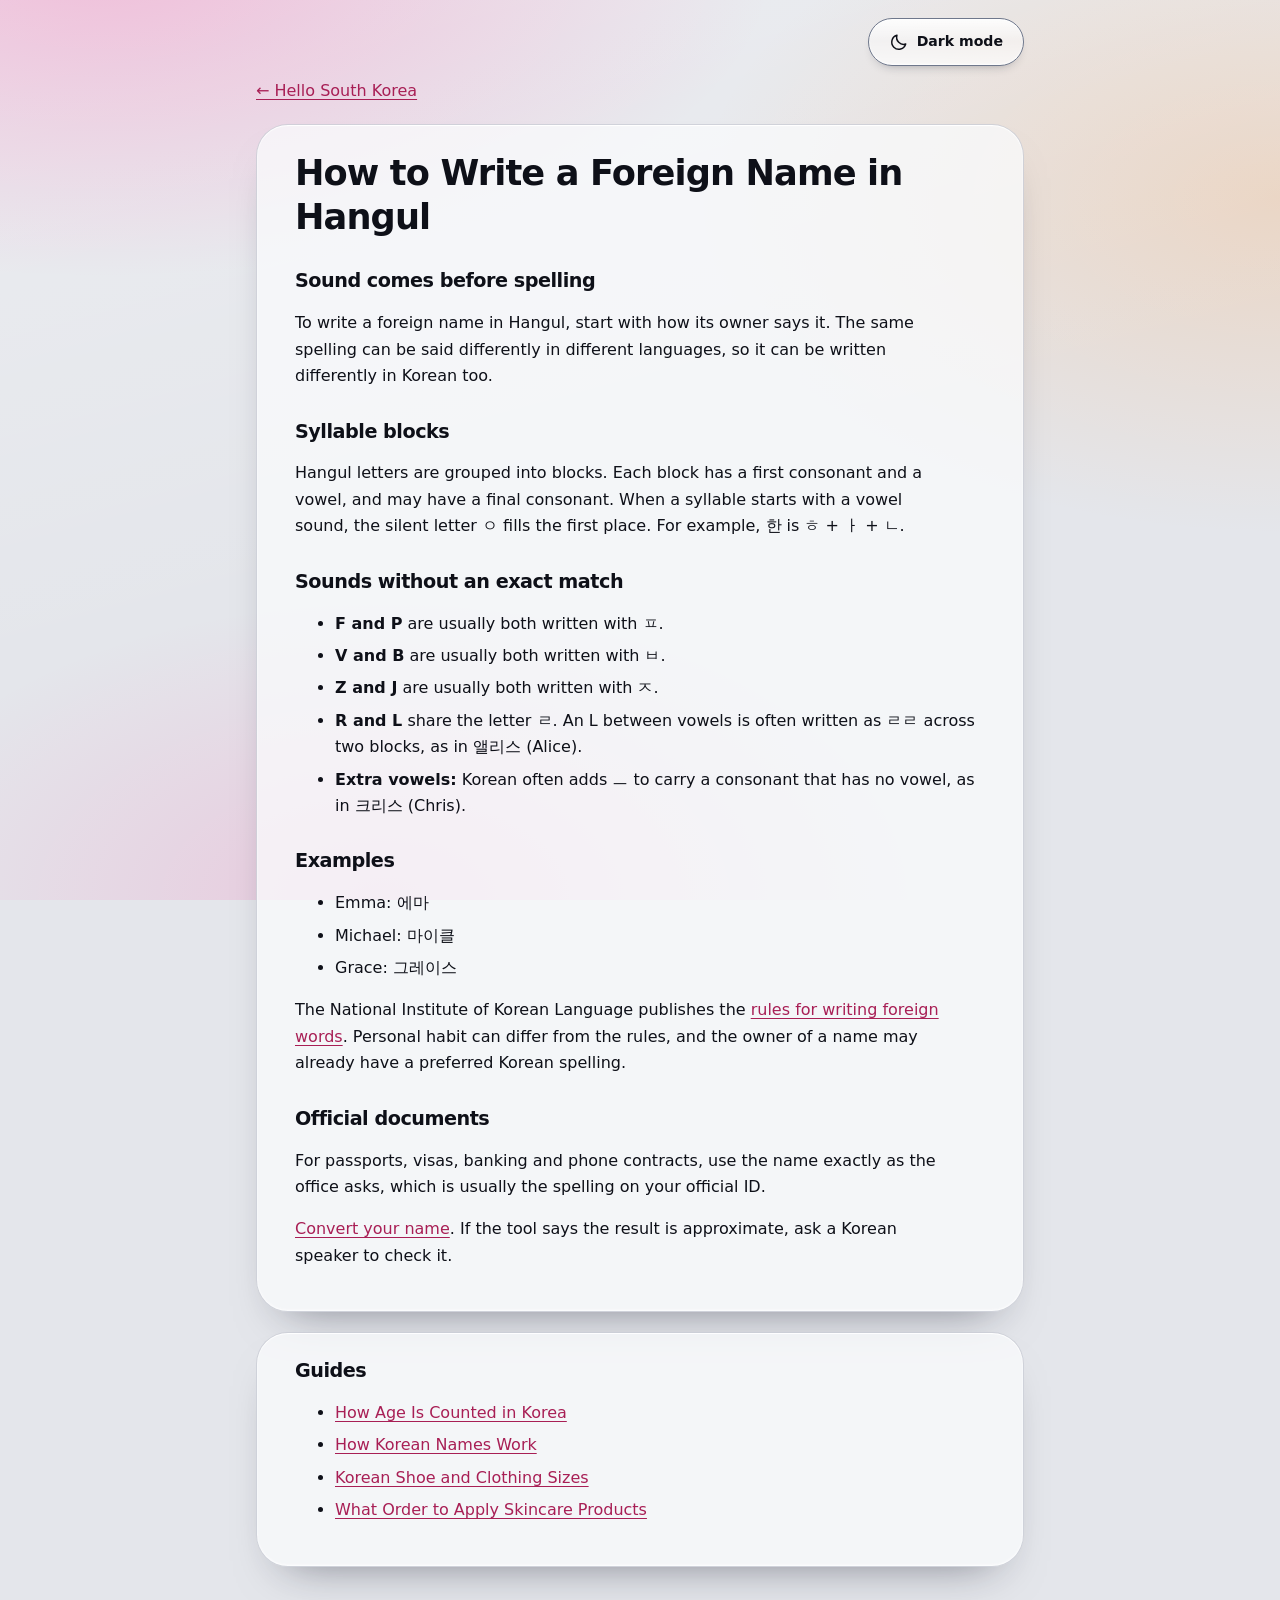
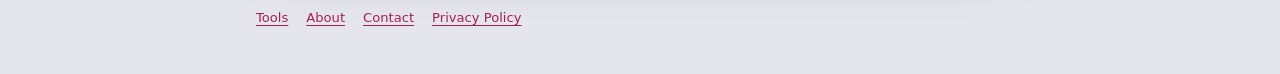
<file: guides/name-in-hangul.html>
<!doctype html>
<html lang="en">
<head>
<meta charset="utf-8">
<meta name="viewport" content="width=device-width, initial-scale=1">
<script>
try { const t = localStorage.getItem('theme'); if (t === 'light' || t === 'dark') document.documentElement.dataset.theme = t; } catch {}
</script>
<title>How to Write a Foreign Name in Hangul · Hello South Korea</title>
<meta name="description" content="Why Hangul follows pronunciation, how syllable blocks are built, and which English sounds are hard to write.">
<link rel="canonical" href="https://my-project-silky.pages.dev/guides/name-in-hangul">
<link rel="icon" href="../favicon.svg" type="image/svg+xml">
<link rel="stylesheet" href="../css/style.css">
</head>
<body>
<header>
  <div class="topbar"><button type="button" id="themeBtn"><svg class="moon" viewBox="0 0 24 24" fill="none" stroke="currentColor" stroke-width="1.8" stroke-linejoin="round" aria-hidden="true"><path d="M20 14.500A8.500 8.500 0 019.500 4a8.500 8.500 0 1010.500 10.500z"/></svg><svg class="sun" viewBox="0 0 24 24" fill="none" stroke="currentColor" stroke-width="1.8" stroke-linecap="round" aria-hidden="true"><circle cx="12" cy="12" r="4"/><path d="M12 2.500v2M12 19.500v2M2.500 12h2M19.500 12h2M5.300 5.300l1.400 1.400M17.300 17.300l1.400 1.400M5.300 18.700l1.400-1.400M17.300 6.700l1.400-1.400"/></svg><span id="themeLabel">Dark mode</span></button></div>
  <p class="crumb"><a href="../index.html">← Hello South Korea</a></p>
</header>
<main>
<article class="sheet">
<h1>How to Write a Foreign Name in Hangul</h1>
<h2>Sound comes before spelling</h2>
<p>To write a foreign name in Hangul, start with how its owner says it. The same spelling can be said differently in different languages, so it can be written differently in Korean too.</p>
<h2>Syllable blocks</h2>
<p>Hangul letters are grouped into blocks. Each block has a first consonant and a vowel, and may have a final consonant. When a syllable starts with a vowel sound, the silent letter ㅇ fills the first place. For example, 한 is ㅎ + ㅏ + ㄴ.</p>
<h2>Sounds without an exact match</h2>
<ul>
<li><b>F and P</b> are usually both written with ㅍ.</li>
<li><b>V and B</b> are usually both written with ㅂ.</li>
<li><b>Z and J</b> are usually both written with ㅈ.</li>
<li><b>R and L</b> share the letter ㄹ. An L between vowels is often written as ㄹㄹ across two blocks, as in 앨리스 (Alice).</li>
<li><b>Extra vowels:</b> Korean often adds ㅡ to carry a consonant that has no vowel, as in 크리스 (Chris).</li>
</ul>
<h2>Examples</h2>
<ul>
<li>Emma: 에마</li>
<li>Michael: 마이클</li>
<li>Grace: 그레이스</li>
</ul>
<p>The National Institute of Korean Language publishes the <a href="https://korean.go.kr/">rules for writing foreign words</a>. Personal habit can differ from the rules, and the owner of a name may already have a preferred Korean spelling.</p>
<h2>Official documents</h2>
<p>For passports, visas, banking and phone contracts, use the name exactly as the office asks, which is usually the spelling on your official ID.</p>
<p><a href="../index.html#hangul">Convert your name</a>. If the tool says the result is approximate, ask a Korean speaker to check it.</p>
</article>
<aside class="sheet">
<h2>Guides</h2>
<ul><li><a href="../guides/korean-age.html">How Age Is Counted in Korea</a></li><li><a href="../guides/korean-names.html">How Korean Names Work</a></li><li><a href="../guides/korean-sizes.html">Korean Shoe and Clothing Sizes</a></li><li><a href="../guides/skincare-order.html">What Order to Apply Skincare Products</a></li></ul>
</aside>
</main>
<footer>
  <nav aria-label="Site"><ul class="sitelinks"><li><a href="../index.html">Tools</a></li><li><a href="../about.html">About</a></li><li><a href="../contact.html">Contact</a></li><li><a href="../privacy.html">Privacy Policy</a></li></ul></nav>
</footer>
<script src="../js/common.js"></script>
<script src="../js/theme.js"></script>
</body>
</html>
</file>
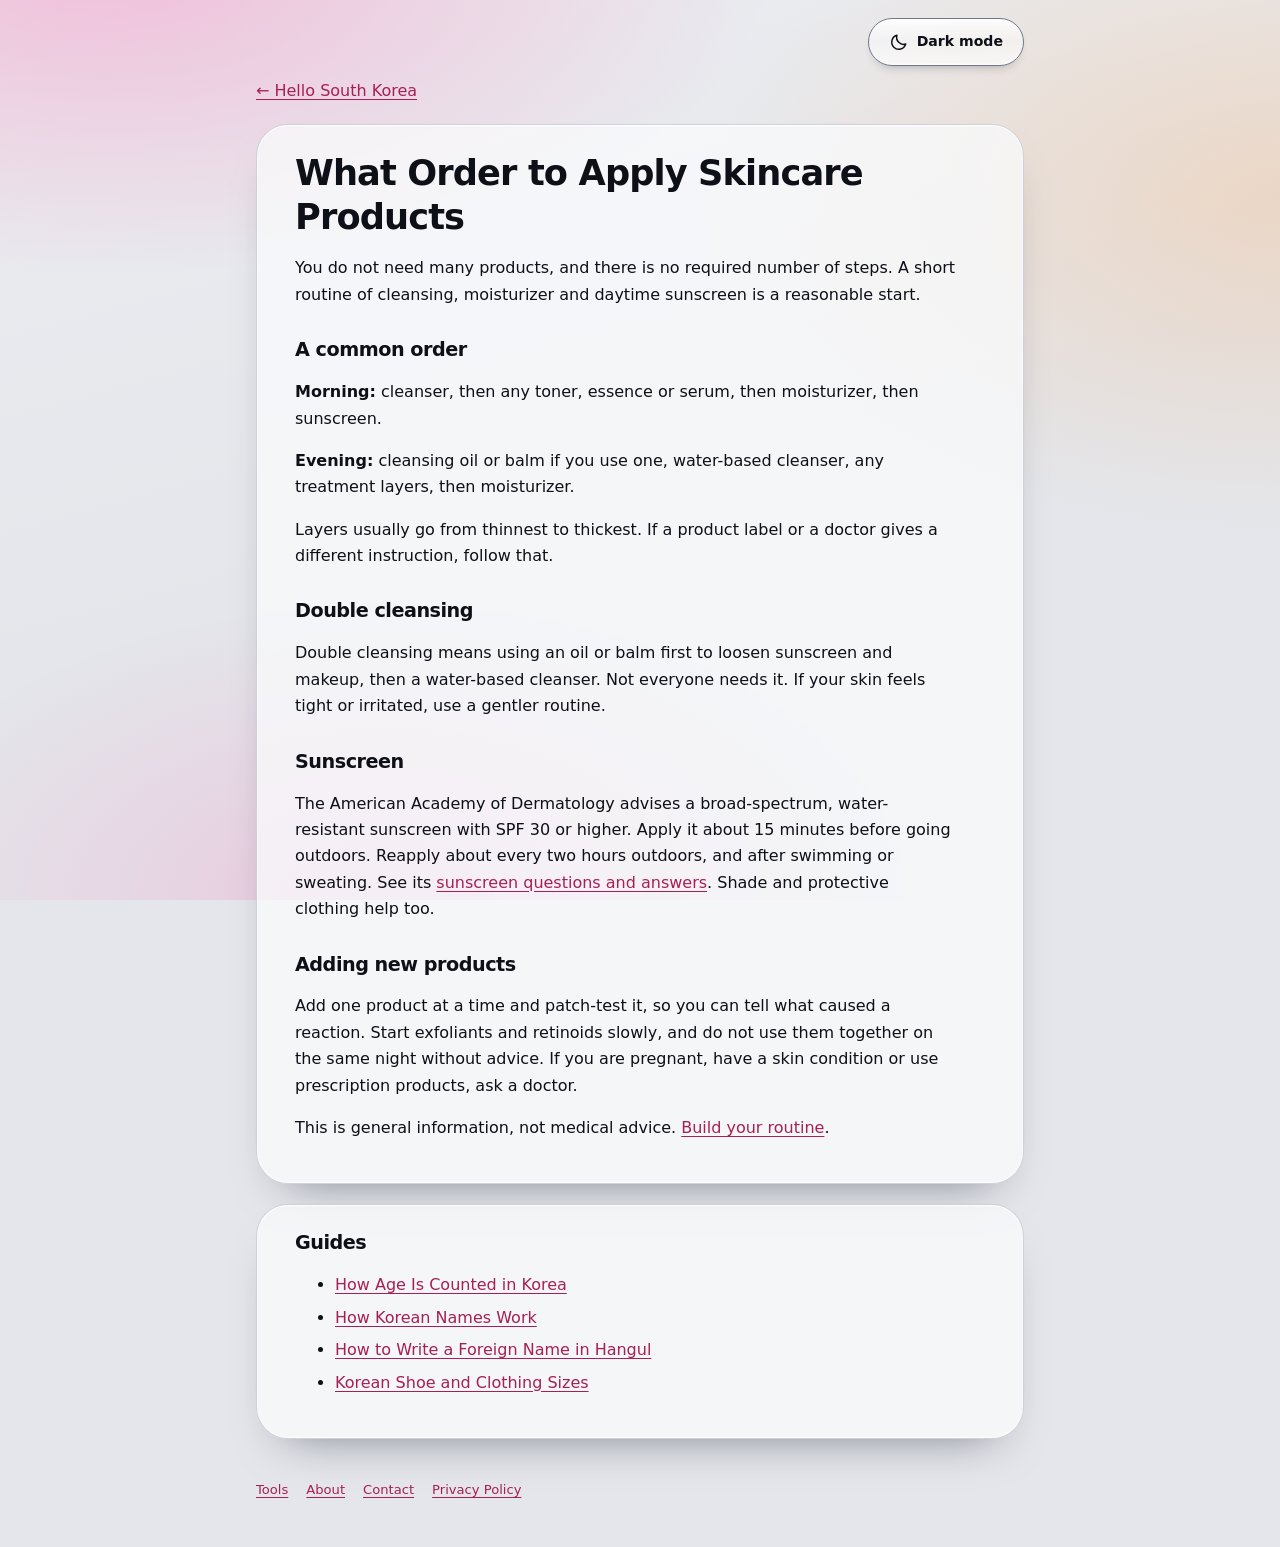
<file: guides/skincare-order.html>
<!doctype html>
<html lang="en">
<head>
<meta charset="utf-8">
<meta name="viewport" content="width=device-width, initial-scale=1">
<script>
try { const t = localStorage.getItem('theme'); if (t === 'light' || t === 'dark') document.documentElement.dataset.theme = t; } catch {}
</script>
<title>What Order to Apply Skincare Products · Hello South Korea</title>
<meta name="description" content="A common order for morning and evening skincare, what double cleansing is, and sunscreen basics.">
<link rel="canonical" href="https://my-project-silky.pages.dev/guides/skincare-order">
<link rel="icon" href="../favicon.svg" type="image/svg+xml">
<link rel="stylesheet" href="../css/style.css">
</head>
<body>
<header>
  <div class="topbar"><button type="button" id="themeBtn"><svg class="moon" viewBox="0 0 24 24" fill="none" stroke="currentColor" stroke-width="1.8" stroke-linejoin="round" aria-hidden="true"><path d="M20 14.500A8.500 8.500 0 019.500 4a8.500 8.500 0 1010.500 10.500z"/></svg><svg class="sun" viewBox="0 0 24 24" fill="none" stroke="currentColor" stroke-width="1.8" stroke-linecap="round" aria-hidden="true"><circle cx="12" cy="12" r="4"/><path d="M12 2.500v2M12 19.500v2M2.500 12h2M19.500 12h2M5.300 5.300l1.400 1.400M17.300 17.300l1.400 1.400M5.300 18.700l1.400-1.400M17.300 6.700l1.400-1.400"/></svg><span id="themeLabel">Dark mode</span></button></div>
  <p class="crumb"><a href="../index.html">← Hello South Korea</a></p>
</header>
<main>
<article class="sheet">
<h1>What Order to Apply Skincare Products</h1>
<p>You do not need many products, and there is no required number of steps. A short routine of cleansing, moisturizer and daytime sunscreen is a reasonable start.</p>
<h2>A common order</h2>
<p><b>Morning:</b> cleanser, then any toner, essence or serum, then moisturizer, then sunscreen.</p>
<p><b>Evening:</b> cleansing oil or balm if you use one, water-based cleanser, any treatment layers, then moisturizer.</p>
<p>Layers usually go from thinnest to thickest. If a product label or a doctor gives a different instruction, follow that.</p>
<h2>Double cleansing</h2>
<p>Double cleansing means using an oil or balm first to loosen sunscreen and makeup, then a water-based cleanser. Not everyone needs it. If your skin feels tight or irritated, use a gentler routine.</p>
<h2>Sunscreen</h2>
<p>The American Academy of Dermatology advises a broad-spectrum, water-resistant sunscreen with SPF 30 or higher. Apply it about 15 minutes before going outdoors. Reapply about every two hours outdoors, and after swimming or sweating. See its <a href="https://www.aad.org/public/everyday-care/sun-protection/shade-clothing-sunscreen/sunscreen-faqs">sunscreen questions and answers</a>. Shade and protective clothing help too.</p>
<h2>Adding new products</h2>
<p>Add one product at a time and patch-test it, so you can tell what caused a reaction. Start exfoliants and retinoids slowly, and do not use them together on the same night without advice. If you are pregnant, have a skin condition or use prescription products, ask a doctor.</p>
<p>This is general information, not medical advice. <a href="../index.html#skin">Build your routine</a>.</p>
</article>
<aside class="sheet">
<h2>Guides</h2>
<ul><li><a href="../guides/korean-age.html">How Age Is Counted in Korea</a></li><li><a href="../guides/korean-names.html">How Korean Names Work</a></li><li><a href="../guides/name-in-hangul.html">How to Write a Foreign Name in Hangul</a></li><li><a href="../guides/korean-sizes.html">Korean Shoe and Clothing Sizes</a></li></ul>
</aside>
</main>
<footer>
  <nav aria-label="Site"><ul class="sitelinks"><li><a href="../index.html">Tools</a></li><li><a href="../about.html">About</a></li><li><a href="../contact.html">Contact</a></li><li><a href="../privacy.html">Privacy Policy</a></li></ul></nav>
</footer>
<script src="../js/common.js"></script>
<script src="../js/theme.js"></script>
</body>
</html>
</file>
<file: css/style.css>
/* Liquid glass: grey studio backdrop, glossy dark and clear glass, a coloured rim and caustic glow per tool.
   Glass is concentrated on navigation, controls and results; long text sits on a calm frosted sheet. */
:root{
  color-scheme:light;
  --paper:#e4e6eb;--card:#f8f9fb;--ink:#0e1018;--sub:#454d60;--line:#c9ced9;--field:#fdfdfe;--edge:#6f788c;
  --red:#a81f55;--ochre:#7d5000;--green:#0b6652;--blue:#1d4ea6;--plum:#6d34a0;
  --on-tone:#fff;--note:#fff1d2;--seal:#b3261e;
  --sheet:rgba(250,251,253,.74);--clear:linear-gradient(180deg,rgba(255,255,255,.92),rgba(255,255,255,.42) 48%,rgba(255,255,255,.7));
  --gloss:inset 0 1px 1px #fff,inset 0 -1px 2px rgba(255,255,255,.9);
  --tone:var(--red);
  --tabbase:transparent;
}
@media (prefers-color-scheme:dark){:root:not([data-theme="light"]){
  color-scheme:dark;
  --paper:#0b0d13;--card:#171a24;--ink:#f1f3fa;--sub:#b6bed2;--line:#333a4e;--field:#10131c;--edge:#808aa5;
  --red:#ff8fb8;--ochre:#f4c15c;--green:#5fdcb8;--blue:#93b8ff;--plum:#d3a6ff;
  --on-tone:#0b0d13;--note:#37301f;--seal:#ff8a7a;
  --tabbase:#191d2a;
  --sheet:rgba(24,28,40,.72);--clear:linear-gradient(180deg,rgba(255,255,255,.13),rgba(255,255,255,.03) 48%,rgba(255,255,255,.08));
  --gloss:inset 0 1px 1px rgba(255,255,255,.35),inset 0 -1px 2px rgba(255,255,255,.14);
}}
:root[data-theme="dark"]{
  color-scheme:dark;
  --paper:#0b0d13;--card:#171a24;--ink:#f1f3fa;--sub:#b6bed2;--line:#333a4e;--field:#10131c;--edge:#808aa5;
  --red:#ff8fb8;--ochre:#f4c15c;--green:#5fdcb8;--blue:#93b8ff;--plum:#d3a6ff;
  --on-tone:#0b0d13;--note:#37301f;--seal:#ff8a7a;
  --tabbase:#191d2a;
  --sheet:rgba(24,28,40,.72);--clear:linear-gradient(180deg,rgba(255,255,255,.13),rgba(255,255,255,.03) 48%,rgba(255,255,255,.08));
  --gloss:inset 0 1px 1px rgba(255,255,255,.35),inset 0 -1px 2px rgba(255,255,255,.14);
}
/* --h1 and --h2 are the refraction colours; they are decoration and never carry text. */
body[data-tool="name"]{--tone:var(--red)}body[data-tool="hangul"]{--tone:var(--ochre)}body[data-tool="age"]{--tone:var(--green)}body[data-tool="skin"]{--tone:var(--blue)}body[data-tool="size"]{--tone:var(--plum)}
body,body[data-tool="name"],[data-tab="name"]{--h1:#ff2e93;--h2:#ff9a3d}
body[data-tool="hangul"],[data-tab="hangul"]{--h1:#ffb020;--h2:#b6e63a}
body[data-tool="age"],[data-tab="age"]{--h1:#18d39a;--h2:#ffc53d}
body[data-tool="skin"],[data-tab="skin"]{--h1:#17c6ff;--h2:#4d6bff}
body[data-tool="size"],[data-tab="size"]{--h1:#8b5cff;--h2:#ff5fd2}
[data-tab="name"]{--c:var(--red)}[data-tab="hangul"]{--c:var(--ochre)}[data-tab="age"]{--c:var(--green)}[data-tab="skin"]{--c:var(--blue)}[data-tab="size"]{--c:var(--plum)}
*{box-sizing:border-box}
body{margin:0;min-height:100vh;color:var(--ink);font:16px/1.65 Pretendard,system-ui,-apple-system,"Segoe UI","Malgun Gothic",sans-serif;word-break:keep-all;overflow-wrap:break-word;
  background-color:var(--paper);
  background-image:radial-gradient(60rem 28rem at 8% -4%,color-mix(in srgb,var(--h1) 24%,transparent),transparent 70%),radial-gradient(52rem 30rem at 100% 22%,color-mix(in srgb,var(--h2) 22%,transparent),transparent 70%),radial-gradient(46rem 26rem at 30% 100%,color-mix(in srgb,var(--h1) 16%,transparent),transparent 72%),linear-gradient(165deg,rgba(255,255,255,.28),transparent 55%);
  background-attachment:fixed}
header,main,footer{max-width:800px;margin:0 auto;padding-left:max(16px,env(safe-area-inset-left));padding-right:max(16px,env(safe-area-inset-right))}
header{padding-top:18px}
.topbar{display:flex;flex-wrap:wrap;justify-content:flex-end;gap:10px;margin-bottom:12px}
#langSel{width:auto;min-height:48px;padding:8px 14px;font-size:.88rem;font-weight:600}
#themeBtn{display:inline-flex;align-items:center;gap:8px;font-size:.88rem;font-weight:600}
#themeBtn svg{width:20px;height:20px}
#themeBtn .sun{display:none}
#themeBtn[data-mode="dark"] .sun{display:block}
#themeBtn[data-mode="dark"] .moon{display:none}
.hello{margin:0;font-size:clamp(2.4rem,9.6vw,4.4rem);font-weight:800;line-height:1.06;letter-spacing:-.045em;text-wrap:balance}
.lead{margin:10px 0 0;color:var(--sub);max-width:60ch}

/* Dark glass: gradient body, iridescent rim, light caught at the bottom edge, coloured glow underneath. */
nav button[aria-selected="true"],button.primary,.soft,.namecard,.chips label:has(:checked),ol.steps li::before{
  color:#fff;border:1.5px solid transparent;
  background:linear-gradient(180deg,#343846 0%,#10121a 42%,#0b0d14 74%,#1b1e2a 100%) padding-box,
             linear-gradient(115deg,var(--h1),rgba(255,255,255,.85) 28%,#2a2e3c 48%,var(--h2) 76%,var(--h1)) border-box;
  box-shadow:inset 0 1px 1px rgba(255,255,255,.55),inset 0 -9px 12px -8px var(--h1),inset -12px 0 14px -12px var(--h2),0 14px 22px -12px var(--h1),0 6px 14px -8px rgba(6,8,16,.55)}

[role="tablist"]{display:grid;grid-template-columns:repeat(5,1fr);gap:10px;margin:30px 0 28px}
nav button{display:flex;flex-direction:column;align-items:center;justify-content:center;gap:2px;min-width:0;padding:12px 2px 10px;border:1.5px solid transparent;border-radius:28px;color:var(--ink);font-size:.82rem;font-weight:600;line-height:1.3;
  background:var(--clear) padding-box,linear-gradient(var(--tabbase),var(--tabbase)) padding-box,linear-gradient(135deg,#fff,var(--h1) 40%,rgba(140,150,170,.35) 62%,var(--h2)) border-box;
  box-shadow:var(--gloss),0 12px 18px -12px var(--h1),0 3px 10px -6px rgba(20,24,40,.35)}
nav button .glyph{width:28px;height:28px;margin-bottom:2px;color:var(--c)}
nav button[aria-selected="true"]{font-weight:700}
nav button[aria-selected="true"] .glyph{color:#fff;filter:drop-shadow(0 0 6px var(--h1))}

section{background:var(--sheet);-webkit-backdrop-filter:blur(22px) saturate(1.6);backdrop-filter:blur(22px) saturate(1.6);border:1px solid color-mix(in srgb,var(--edge) 28%,transparent);border-radius:32px;box-shadow:var(--gloss),0 24px 48px -30px rgba(14,18,34,.55);padding:30px clamp(16px,4.5vw,38px) 28px}
section[hidden]{display:none}
h2{margin:0;font-size:clamp(1.35rem,4.5vw,1.75rem);font-weight:800;letter-spacing:-.025em;line-height:1.3}
h3{margin:32px 0 10px;font-size:1.12rem}
.sub{color:var(--sub);margin:8px 0 0}

button{font:inherit;cursor:pointer;min-height:48px;border:1px solid var(--edge);border-radius:999px;padding:9px 20px;background:var(--clear);box-shadow:var(--gloss),0 6px 12px -8px rgba(20,24,40,.45);color:var(--ink);transition:filter .16s,transform .16s}
button:hover{filter:brightness(1.1) saturate(1.2)}
button:active{transform:scale(.97)}
button.primary{min-height:54px;font-weight:700;padding-left:34px;padding-right:34px}
:focus-visible{outline:3px solid var(--ink);outline-offset:3px}
.row{display:flex;flex-wrap:wrap;gap:14px;margin:22px 0 20px;align-items:start}
label{display:flex;flex-direction:column;gap:6px;font-size:.88rem;font-weight:600;color:var(--sub);flex:1 1 180px;min-width:0}
input,select{font:inherit;font-weight:500;color:var(--ink);background:var(--field);border:1px solid var(--edge);border-radius:999px;min-height:52px;padding:8px 18px;width:100%;min-width:0;box-shadow:inset 0 2px 5px rgba(20,24,40,.13),0 8px 14px -12px rgba(20,24,40,.5)}
.datehint{font-size:.8rem;font-weight:400;line-height:1.4;padding-left:19px;margin-top:-2px}

.box{border-radius:24px;padding:18px;margin:14px 0}
.box:not(.soft){border:1px solid color-mix(in srgb,var(--edge) 55%,transparent);background:var(--clear);box-shadow:var(--gloss),0 10px 18px -14px rgba(20,24,40,.5)}
.soft .sub,.namecard .sub{color:#c6cde0}
.soft button{color:#fff;border-color:rgba(255,255,255,.65);background:linear-gradient(180deg,rgba(255,255,255,.2),rgba(255,255,255,.04));box-shadow:inset 0 1px 1px rgba(255,255,255,.5)}
.soft :focus-visible{outline-color:#fff}
#copyBtn{margin-top:12px}
.note{background:color-mix(in srgb,var(--note) 88%,transparent);border:1px solid color-mix(in srgb,var(--edge) 22%,transparent);box-shadow:var(--gloss);border-radius:22px;padding:13px 18px;font-size:.9rem;margin:22px 0 0}
.big{font-size:2.3rem;font-weight:700;line-height:1.25;font-variant-numeric:tabular-nums}
.big[lang="ko"]{font-family:"Noto Serif KR","Nanum Myeongjo",AppleMyungjo,Batang,serif}

/* Name result: a glass name card signed with a seal */
.namecard{display:grid;grid-template-columns:1fr auto;gap:4px 16px;align-items:start;border-radius:28px;padding:22px 22px 24px;margin:20px 0 0}
.namecard .big{font-size:clamp(2.6rem,11vw,3.6rem);letter-spacing:.06em}
.namecard p{margin:6px 0 0;grid-column:1/-1}
.namecard .roman{margin:0;grid-column:1;font-weight:700}
.namecard .head{grid-column:1}
.seal{grid-column:2;grid-row:1/span 2;display:grid;place-items:center;width:68px;height:68px;border:3px solid #ff8a7a;border-radius:18px;color:#ff8a7a;font:700 1.25rem/1.15 "Noto Serif KR","Nanum Myeongjo",AppleMyungjo,Batang,serif;text-align:center;transform:rotate(-5deg);box-shadow:0 0 18px -4px #ff5a48}
@media (prefers-reduced-motion:no-preference){
  .seal{animation:stamp .35s ease-out both}
  @keyframes stamp{from{opacity:0;transform:scale(1.5) rotate(-5deg)}to{opacity:1;transform:scale(1) rotate(-5deg)}}
}
@media (prefers-reduced-motion:reduce){*{transition:none!important}}

.chips{display:flex;flex-wrap:wrap;gap:10px}
.chips label{flex:0 1 auto;max-width:100%;flex-direction:row;align-items:center;gap:8px;min-height:46px;border:1px solid var(--edge);border-radius:999px;padding:7px 18px;color:var(--ink);font-weight:500;cursor:pointer;background:var(--clear);box-shadow:var(--gloss),0 6px 12px -9px rgba(20,24,40,.5)}
.chips label:has(:checked){font-weight:600}
.chips label:has(:focus-visible){outline:3px solid var(--ink);outline-offset:3px}
.chips input{width:18px;height:18px;min-height:0;margin:0;padding:0;box-shadow:none;accent-color:var(--h1)}

.stats{display:grid;grid-template-columns:repeat(auto-fit,minmax(150px,1fr));gap:14px;margin:16px 0}
.stats .box{margin:0}
.stats .big{font-size:2.8rem;color:var(--tone)}
.stats .soft .big{color:#fff;text-shadow:0 0 18px var(--h1)}
.stats .sub{display:block;margin:0;font-size:.85rem}
.scroll{overflow-x:auto}
table{width:100%;border-collapse:collapse;font-size:.92rem;font-variant-numeric:tabular-nums}
th{border-bottom:2px solid var(--tone)}
th,td{padding:10px 8px;text-align:center}
td{border-bottom:1px solid var(--line)}
.wrap th,.wrap td{text-align:left;vertical-align:top}
tr.hit{background:color-mix(in srgb,var(--h1) 18%,transparent);font-weight:700}
ol.steps{list-style:none;counter-reset:step;margin:0;padding:0}
ol.steps li{counter-increment:step;position:relative;padding:0 0 20px 52px}
ol.steps li::before{content:counter(step);position:absolute;left:0;top:0;width:36px;height:36px;border-radius:50%;display:grid;place-items:center;font-weight:700;font-size:.9rem;box-shadow:inset 0 1px 1px rgba(255,255,255,.6),inset 0 -6px 8px -5px var(--h1),0 6px 12px -6px var(--h1)}
ol.steps li:not(:last-child)::after{content:"";position:absolute;left:17px;top:42px;bottom:5px;width:2px;background:linear-gradient(var(--h1),var(--h2));opacity:.55}
details{border-bottom:1px solid var(--line)}
summary{cursor:pointer;font-weight:600;padding:12px 0;min-height:48px}
summary::marker{color:var(--tone)}
details p{margin:0 0 16px;max-width:65ch}
footer{color:var(--sub);font-size:.82rem;padding-top:22px;padding-bottom:max(40px,env(safe-area-inset-bottom))}
@media (prefers-reduced-transparency:reduce){
  section{background:var(--card);-webkit-backdrop-filter:none;backdrop-filter:none}
  .box:not(.soft),.chips label:not(:has(:checked)){background:var(--card)}
  body{background-image:none}
}
@media (max-width:480px){
  header{padding-top:12px}
  [role="tablist"]{gap:5px;margin:22px 0 20px}
  nav button{font-size:.72rem;border-radius:22px;padding:10px 0 9px}
  nav button .glyph{width:24px;height:24px}
  main{padding-left:8px;padding-right:8px}
  section{border-radius:26px}
  th,td{padding:9px 4px;font-size:.84rem}
  .row label{flex-basis:100%}
  .stats{grid-template-columns:repeat(3,minmax(0,1fr));gap:6px}
  .stats .box{padding:13px 3px;border-radius:18px;text-align:center;font-size:.8rem;line-height:1.4}
  .stats .big{font-size:clamp(1.2rem,6.2vw,2rem);white-space:nowrap}
  .stats .sub{font-size:.72rem}
  .namecard{padding:18px 18px 20px}
}

/* ---------- Guides and info pages ---------- */
a{color:var(--tone);text-underline-offset:3px}
.sheet{background:var(--sheet);border:1px solid color-mix(in srgb,var(--edge) 28%,transparent);border-radius:32px;box-shadow:var(--gloss),0 24px 48px -30px rgba(14,18,34,.55);padding:26px clamp(16px,4.5vw,38px);margin-top:20px}
.sheet h1{margin:0;font-size:clamp(1.6rem,6vw,2.2rem);font-weight:800;letter-spacing:-.025em;line-height:1.25}
.sheet h2{margin-top:30px;font-size:1.2rem}
aside.sheet h2{margin-top:0}
.sheet p,.sheet li{max-width:65ch}
.sheet li{margin:6px 0}
.crumb{margin:0}
.more{margin:24px 0 0}
.sitelinks{display:flex;flex-wrap:wrap;gap:6px 18px;list-style:none;margin:12px 0 0;padding:0}
.sitelinks a{display:inline-block;padding:6px 0}
@media (prefers-reduced-transparency:reduce){.sheet{background:var(--card)}}

/* ---------- Languages ---------- */
/* keep-all suits Korean and spaced languages, but stops Japanese and Chinese from wrapping. */
html:lang(ja) body,html:lang(zh-Hans) body,html:lang(zh-Hant) body{word-break:normal;line-break:strict}
html:lang(ja) body [lang="ko"]{word-break:keep-all}
nav button span{max-width:100%;text-align:center;overflow-wrap:anywhere}
</file>
